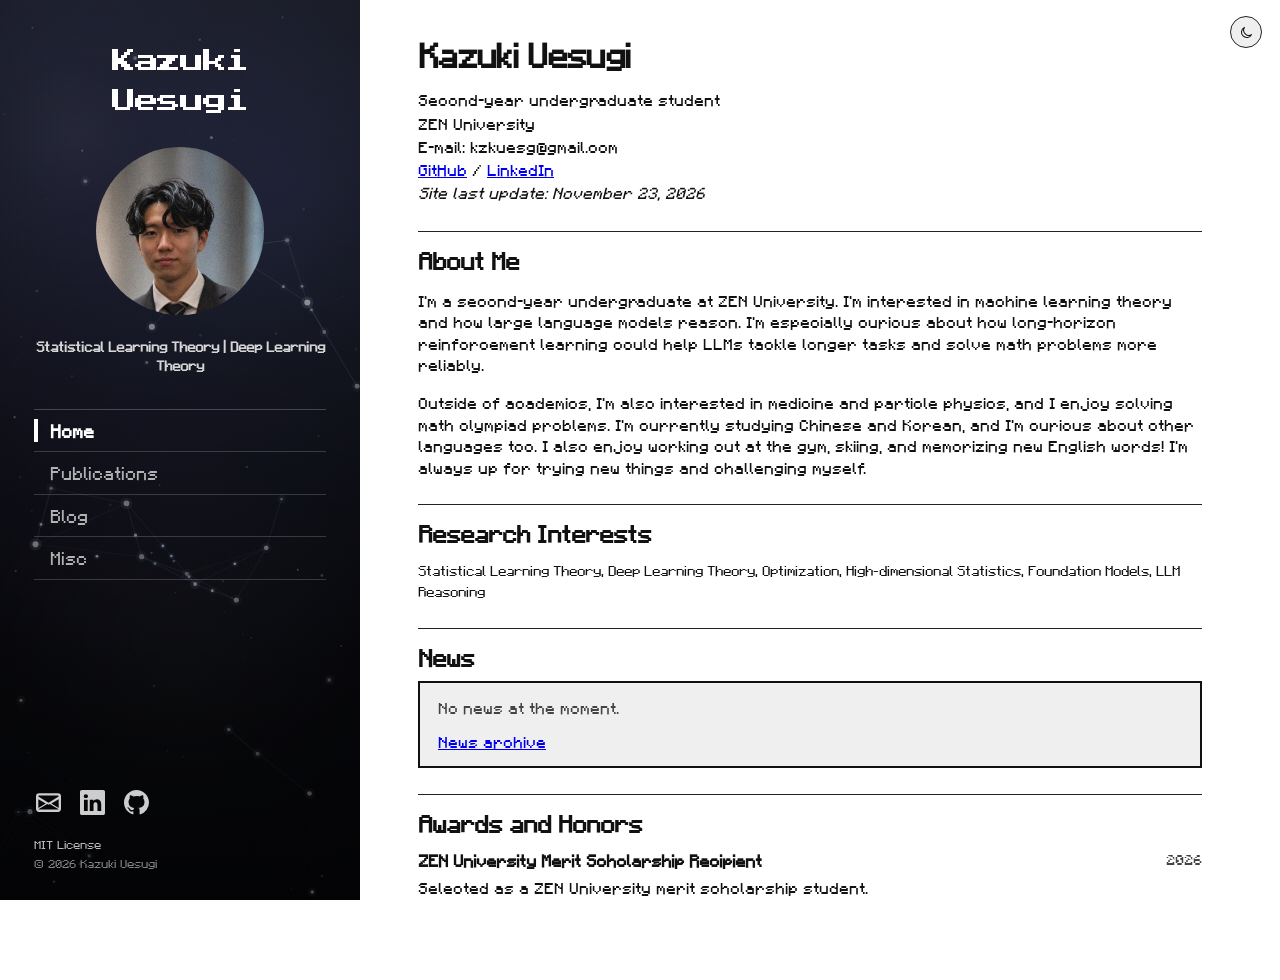
<file: index.html>
<!doctype html>
<html lang="en">
<head>
  <meta charset="utf-8" />
  <meta name="google-site-verification" content="gXvbPIsmVNWGY3dn-rYBaOBfh4xmMwCSXX2lSpQESMM" />
  <meta name="viewport" content="width=device-width, initial-scale=1" />
  <meta name="robots" content="index, follow, max-image-preview:large" />

  <title>Kazuki Uesugi</title>
  <meta name="description" content="Personal academic website of Kazuki Uesugi, a second-year undergraduate student at ZEN University interested in statistical learning theory, deep learning theory, high-dimensional statistics, Lean 4 formalization, LLM reasoning, and AI research." />
  <link rel="canonical" href="https://mitukx.github.io/" />

  <meta property="og:title" content="Kazuki Uesugi" />
  <meta property="og:site_name" content="Kazuki Uesugi" />
  <meta property="og:description" content="Personal academic website of Kazuki Uesugi. Statistical learning theory, deep learning theory, high-dimensional statistics, Lean 4 formalization, and AI research." />
  <meta property="og:type" content="website" />
  <meta property="og:url" content="https://mitukx.github.io/" />
  <meta property="og:image" content="https://mitukx.github.io/assets/og-image.png" />
  <meta property="og:image:secure_url" content="https://mitukx.github.io/assets/og-image.png" />
  <meta property="og:image:type" content="image/png" />
  <meta property="og:image:width" content="1200" />
  <meta property="og:image:height" content="630" />
  <meta property="og:image:alt" content="Kazuki Uesugi with Enderman favicon" />

  <meta name="twitter:card" content="summary_large_image" />
  <meta name="twitter:title" content="Kazuki Uesugi" />
  <meta name="twitter:description" content="Personal academic website about statistical learning theory, deep learning theory, Lean 4 formalization, and AI research." />
  <meta name="twitter:image" content="https://mitukx.github.io/assets/og-image.png" />
  <meta name="twitter:image:alt" content="Kazuki Uesugi with Enderman favicon" />

  <link rel="icon" href="/favicon.png" type="image/png" sizes="800x800" />
  <link rel="icon" href="/favicon.ico" sizes="any" />
  <link rel="apple-touch-icon" href="/favicon.png" />

  <script type="application/ld+json">
  {
    "@context": "https://schema.org",
    "@graph": [
      {
        "@type": "WebSite",
        "@id": "https://mitukx.github.io/#website",
        "name": "Kazuki Uesugi",
        "url": "https://mitukx.github.io/",
        "image": {
          "@type": "ImageObject",
          "url": "https://mitukx.github.io/assets/og-image.png",
          "width": 1200,
          "height": 630,
          "caption": "Kazuki Uesugi with Enderman favicon"
        },
        "publisher": {
          "@id": "https://mitukx.github.io/#person"
        }
      },
      {
        "@type": "Person",
        "@id": "https://mitukx.github.io/#person",
        "name": "Kazuki Uesugi",
        "url": "https://mitukx.github.io/",
        "image": "https://mitukx.github.io/assets/profile.jpg",
        "jobTitle": "Second-year undergraduate student",
        "affiliation": {
          "@type": "CollegeOrUniversity",
          "name": "ZEN University"
        },
        "sameAs": [
          "https://github.com/mitukx",
          "https://www.linkedin.com/in/kazuki-uesugi/"
        ]
      }
    ]
  }
  </script>

  <link rel="preload" href="assets/fonts/mojangles.ttf" as="font" type="font/ttf" crossorigin />
  <link rel="preload" href="assets/fonts/press-start-2p.ttf" as="font" type="font/ttf" crossorigin />
  <script src="assets/theme.js"></script>
  <link rel="stylesheet" href="assets/styles.css" />

  <style>
    .cv-note .news-box {
      margin-bottom: 0;
    }
    .cv-box p {
      margin: 0 0 10px;
      line-height: 1.55;
    }
    .cv-box p:last-child {
      margin-bottom: 0;
    }
    .cv-entry {
      margin: 0 0 18px;
    }
    .cv-entry:last-child {
      margin-bottom: 0;
    }
    .cv-entry-head {
      display: flex;
      flex-wrap: wrap;
      justify-content: space-between;
      gap: 8px 18px;
      margin-bottom: 4px;
    }
    .cv-entry-head strong {
      font-size: 17px;
      line-height: 1.3;
    }
    .cv-entry-head span,
    .cv-box span {
      color: #444444;
      font-size: 15px;
      line-height: 1.35;
    }
    .cv-box ul {
      margin: 6px 0 0 20px;
      padding: 0;
    }
    .cv-box li {
      margin-bottom: 5px;
      line-height: 1.45;
    }
    .interest-grid {
      display: block;
      margin-top: 12px;
    }
    .interest-chip {
      display: inline;
      padding: 0;
      font-size: 14px;
      line-height: 1.2;
    }
    .interest-chip:not(:last-child)::after {
      content: ", ";
    }
    .awards-list {
      margin-top: 12px;
    }
    .cv-publication-list {
      margin: 14px 0 0 22px;
      padding: 0;
    }
    .cv-publication-list li {
      margin-bottom: 13px;
      line-height: 1.5;
      font-size: 15px;
    }
    .pub-venue {
      display: inline-block;
      margin-left: 6px;
      color: #444444;
      font-style: italic;
    }
    .presentation-meta {
      color: #444444;
      font-style: italic;
    }
  </style>
</head>

<body>
  <div class="page-shell">
    <aside class="sidebar" aria-label="Profile sidebar">
      <canvas id="networkCanvas" class="network-canvas" aria-hidden="true"></canvas>

      <div class="sidebar-inner">
        <a class="site-title" href="index.html">
          Kazuki<br />
          Uesugi
        </a>

        <div class="portrait">
          <img src="assets/profile.jpg" alt="Kazuki Uesugi" />
        </div>

        <p class="tagline">Statistical Learning Theory | Deep Learning Theory</p>

        <nav class="nav" aria-label="Primary navigation">
          <a class="active" href="index.html">Home</a>
          <a href="publications.html">Publications</a>
          <a href="blog.html">Blog</a>
          <a href="misc.html">Misc</a>
        </nav>

        <div class="icon-links" aria-label="External links">
          <a href="mailto:kzkuesg@gmail.com" aria-label="Email">
            <svg viewBox="0 0 16 16" aria-hidden="true">
              <path d="M0 4a2 2 0 0 1 2-2h12a2 2 0 0 1 2 2v8a2 2 0 0 1-2 2H2a2 2 0 0 1-2-2V4Zm2-.5a.5.5 0 0 0-.5.5v.217l6.5 3.9 6.5-3.9V4a.5.5 0 0 0-.5-.5H2Zm12.5 2.383-4.708 2.825L14.5 11.5V5.883Zm-.034 6.481-5.692-3.371-.774.464-.774-.464-5.692 3.371A.5.5 0 0 0 2 12.5h12a.5.5 0 0 0 .466-.136ZM1.5 11.5l4.708-2.792L1.5 5.883V11.5Z"/>
            </svg>
          </a>

          <a href="https://www.linkedin.com/in/kazuki-uesugi/" target="_blank" rel="noreferrer" aria-label="LinkedIn">
            <svg viewBox="0 0 16 16" aria-hidden="true">
              <path d="M0 1.146C0 .513.526 0 1.175 0h13.65C15.474 0 16 .513 16 1.146v13.708C16 15.487 15.474 16 14.825 16H1.175C.526 16 0 15.487 0 14.854V1.146Zm4.943 12.248V6.169H2.542v7.225h2.401Zm-1.2-8.212c.837 0 1.358-.554 1.358-1.248-.015-.709-.521-1.248-1.342-1.248-.822 0-1.358.54-1.358 1.248 0 .694.521 1.248 1.327 1.248h.015Zm4.908 8.212V9.359c0-.216.016-.432.08-.586.173-.431.568-.878 1.232-.878.869 0 1.216.662 1.216 1.634v3.865h2.401V9.25c0-2.22-1.184-3.252-2.764-3.252-1.274 0-1.845.7-2.165 1.193v.025h-.016a5.54 5.54 0 0 1 .016-.025V6.169h-2.4c.03.678 0 7.225 0 7.225h2.4Z"/>
            </svg>
          </a>


          <a href="https://github.com/mitukx" target="_blank" rel="noreferrer" aria-label="GitHub">
            <svg viewBox="0 0 16 16" aria-hidden="true">
              <path d="M8 0C3.58 0 0 3.58 0 8c0 3.54 2.29 6.53 5.47 7.59.4.07.55-.17.55-.38 0-.19-.01-.82-.01-1.49-2.01.37-2.53-.49-2.69-.94-.09-.23-.48-.94-.82-1.13-.28-.15-.68-.52-.01-.53.63-.01 1.08.58 1.23.82.72 1.21 1.87.87 2.33.66.07-.52.28-.87.51-1.07-1.78-.2-3.64-.89-3.64-3.95 0-.87.31-1.59.82-2.15-.08-.2-.36-1.02.08-2.12 0 0 .67-.22 2.2.82A7.65 7.65 0 0 1 8 3.86c.68 0 1.36.09 2 .27 1.53-1.04 2.2-.82 2.2-.82.44 1.1.16 1.92.08 2.12.51.56.82 1.27.82 2.15 0 3.07-1.87 3.75-3.65 3.95.29.25.54.73.54 1.48 0 1.07-.01 1.93-.01 2.2 0 .21.15.46.55.38A8.013 8.013 0 0 0 16 8c0-4.42-3.58-8-8-8Z"/>
            </svg>
          </a>
        </div>

        <footer class="site-footer">
          <a href="https://github.com/mitukx/mitukx.github.io/blob/main/LICENSE" target="_blank" rel="noreferrer">MIT License</a>
          <span>© 2026 Kazuki Uesugi</span>
        </footer>
      </div>
    </aside>

    <main class="content amini-right">
      <header class="top-profile">
        <h1>Kazuki Uesugi</h1>

        <div class="profile-info">
          <p>Second-year undergraduate student</p>
          <p>ZEN University</p>
          <p>E-mail: kzkuesg@gmail.com</p>
          <p>
            <a href="https://github.com/mitukx" target="_blank" rel="noreferrer">GitHub</a>
            <span> / </span>
            <a href="https://www.linkedin.com/in/kazuki-uesugi/" target="_blank" rel="noreferrer">LinkedIn</a>
          </p>
          <p><em>Site last update: November 23, 2026</em></p>
        </div>
      </header>
      <template id="reserved-profile-links">
        <p>
          <a href="cv.pdf">CV</a> <span> / </span> <a href="https://scholar.google.com/" target="_blank" rel="noreferrer">Google Scholar</a> <span> / </span>
        </p>
        <a href="https://scholar.google.com/" target="_blank" rel="noreferrer" aria-label="Google Scholar">
            <svg viewBox="0 0 16 16" aria-hidden="true">
              <path d="M8 1 0 5l8 4 8-4-8-4Zm0 5.764L3.236 4.382 8 2l4.764 2.382L8 6.764Z"/>
              <path d="M2 7.5v3.2c0 .8 2.7 2.3 6 2.3s6-1.5 6-2.3V7.5l-6 3-6-3Z"/>
            </svg>
          </a>
      </template>


      <hr />

      <section class="cv-section">
        <h2>About Me</h2>
        <p>I'm a second-year undergraduate at ZEN University. I'm interested in machine learning theory and how large language models reason. I'm especially curious about how long-horizon reinforcement learning could help LLMs tackle longer tasks and solve math problems more reliably.</p>
        <p>Outside of academics, I'm also interested in medicine and particle physics, and I enjoy solving math olympiad problems. I'm currently studying Chinese and Korean, and I'm curious about other languages too. I also enjoy working out at the gym, skiing, and memorizing new English words! I'm always up for trying new things and challenging myself.</p>
      </section>

      <hr />

      <section class="cv-section">
        <h2>Research Interests</h2>
        <div class="interest-grid" aria-label="Research interests">
          <span class="interest-chip">Statistical Learning Theory</span>
          <span class="interest-chip">Deep Learning Theory</span>
          <span class="interest-chip">Optimization</span>
          <span class="interest-chip">High-dimensional Statistics</span>
          <span class="interest-chip">Foundation Models</span>
          <span class="interest-chip">LLM Reasoning</span>
        </div>
      </section>

      <hr />

      <section class="cv-section">
        <h2>News</h2>
        <div class="news-box cv-box" aria-label="News updates">
          <p class="news-empty-text">No news at the moment.</p>
          <p><a href="news-archive.html">News archive</a></p>
        </div>
      </section>

      <hr />

      <section class="cv-section">
        <h2>Awards and Honors</h2>
        <div class="cv-box awards-list" aria-label="Awards and honors">
          <div class="cv-entry">
            <div class="cv-entry-head">
              <strong>ZEN University Merit Scholarship Recipient</strong>
              <span>2026</span>
            </div>
            <p>Selected as a ZEN University merit scholarship student.</p>
            <p class="award-ja"></p>
          </div>
        </div>
      </section>

    </main>
  </div>

  <script src="assets/network.js"></script>
  <script src="assets/spa-nav.js"></script>
</body>
</html>
</file>
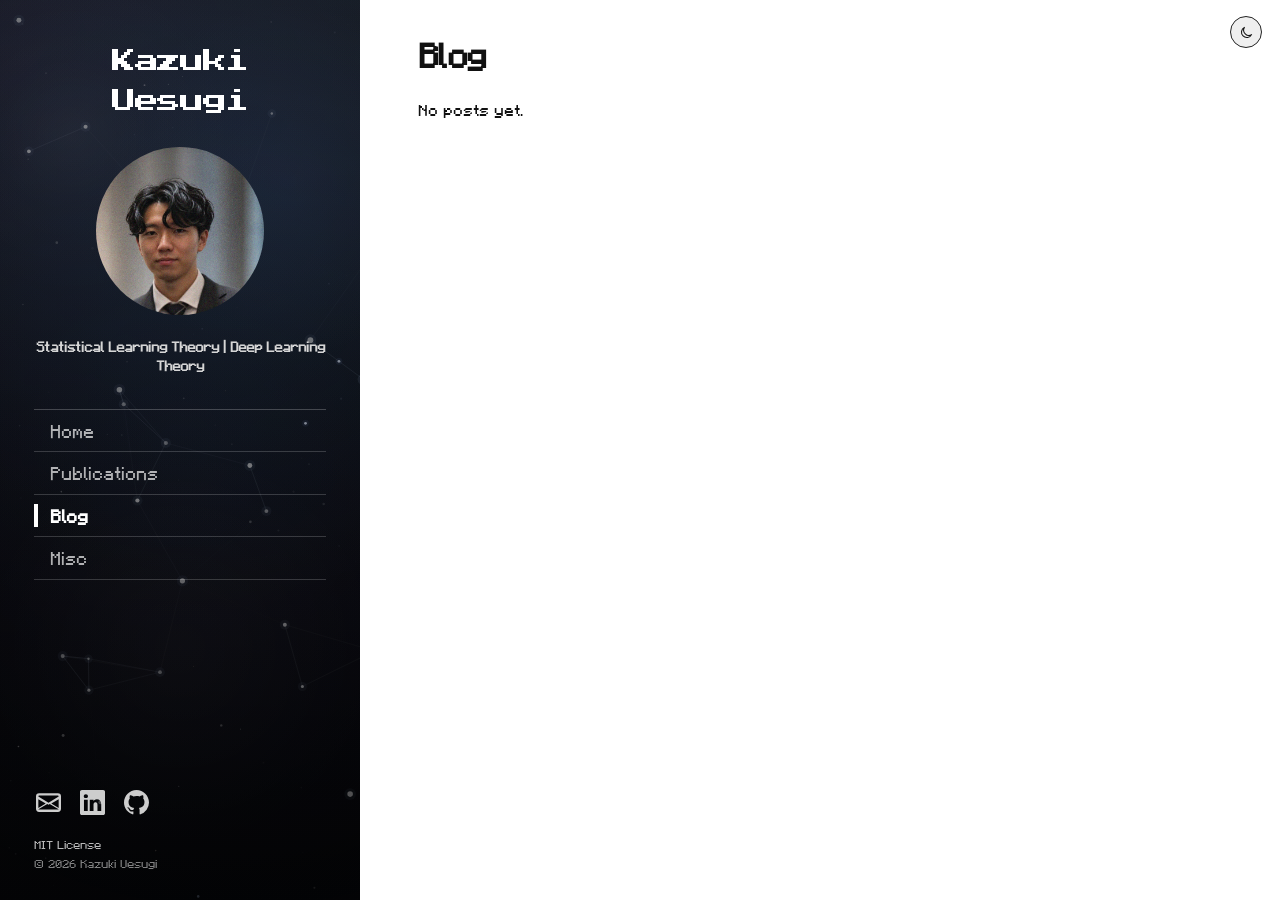
<file: blog.html>
<!doctype html>
<html lang="en">
<head>
  <meta charset="utf-8" />
  <meta name="viewport" content="width=device-width, initial-scale=1" />
  <meta name="robots" content="index, follow, max-image-preview:large" />
  <title>Blog · Kazuki Uesugi</title>
  <meta name="description" content="Blog posts by Kazuki Uesugi." />
  <link rel="canonical" href="https://mitukx.github.io/blog.html" />
  <meta property="og:title" content="Blog · Kazuki Uesugi" />
  <meta property="og:site_name" content="Kazuki Uesugi" />
  <meta property="og:description" content="Blog posts by Kazuki Uesugi." />
  <meta property="og:type" content="website" />
  <meta property="og:url" content="https://mitukx.github.io/blog.html" />
  <meta property="og:image" content="https://mitukx.github.io/assets/og-image.png" />
  <meta property="og:image:secure_url" content="https://mitukx.github.io/assets/og-image.png" />
  <meta property="og:image:type" content="image/png" />
  <meta property="og:image:width" content="1200" />
  <meta property="og:image:height" content="630" />
  <meta property="og:image:alt" content="Kazuki Uesugi with Enderman favicon" />
  <meta name="twitter:card" content="summary_large_image" />
  <meta name="twitter:title" content="Blog · Kazuki Uesugi" />
  <meta name="twitter:description" content="Blog posts by Kazuki Uesugi." />
  <meta name="twitter:image" content="https://mitukx.github.io/assets/og-image.png" />
  <meta name="twitter:image:alt" content="Kazuki Uesugi with Enderman favicon" />
  <link rel="icon" href="/favicon.png" type="image/png" sizes="800x800" />
  <link rel="icon" href="/favicon.ico" sizes="any" />
  <link rel="apple-touch-icon" href="/favicon.png" />
  <link rel="preload" href="assets/fonts/mojangles.ttf" as="font" type="font/ttf" crossorigin />
  <link rel="preload" href="assets/fonts/press-start-2p.ttf" as="font" type="font/ttf" crossorigin />
  <script src="assets/theme.js"></script>
  <link rel="stylesheet" href="assets/styles.css" />
</head>

<body>
  <div class="page-shell">
    <aside class="sidebar" aria-label="Profile sidebar">
      <canvas id="networkCanvas" class="network-canvas" aria-hidden="true"></canvas>

      <div class="sidebar-inner">
        <a class="site-title" href="index.html">Kazuki<br />Uesugi</a>

        <div class="portrait">
          <img src="assets/profile.jpg" alt="Kazuki Uesugi" />
        </div>

        <p class="tagline">Statistical Learning Theory | Deep Learning Theory</p>

        <nav class="nav" aria-label="Primary navigation">
  <a href="index.html">Home</a>
  <a href="publications.html">Publications</a>
  <a class="active" href="blog.html">Blog</a>
  <a href="misc.html">Misc</a>
</nav>

        <div class="icon-links" aria-label="External links">
          <a href="mailto:kzkuesg@gmail.com" aria-label="Email">
            <svg viewBox="0 0 16 16" aria-hidden="true"><path d="M0 4a2 2 0 0 1 2-2h12a2 2 0 0 1 2 2v8a2 2 0 0 1-2 2H2a2 2 0 0 1-2-2V4Zm2-.5a.5.5 0 0 0-.5.5v.217l6.5 3.9 6.5-3.9V4a.5.5 0 0 0-.5-.5H2Zm12.5 2.383-4.708 2.825L14.5 11.5V5.883Zm-.034 6.481-5.692-3.371-.774.464-.774-.464-5.692 3.371A.5.5 0 0 0 2 12.5h12a.5.5 0 0 0 .466-.136ZM1.5 11.5l4.708-2.792L1.5 5.883V11.5Z"/></svg>
          </a>
          <a href="https://www.linkedin.com/in/kazuki-uesugi/" target="_blank" rel="noreferrer" aria-label="LinkedIn">
            <svg viewBox="0 0 16 16" aria-hidden="true"><path d="M0 1.146C0 .513.526 0 1.175 0h13.65C15.474 0 16 .513 16 1.146v13.708C16 15.487 15.474 16 14.825 16H1.175C.526 16 0 15.487 0 14.854V1.146Zm4.943 12.248V6.169H2.542v7.225h2.401Zm-1.2-8.212c.837 0 1.358-.554 1.358-1.248-.015-.709-.521-1.248-1.342-1.248-.822 0-1.358.54-1.358 1.248 0 .694.521 1.248 1.327 1.248h.015Zm4.908 8.212V9.359c0-.216.016-.432.08-.586.173-.431.568-.878 1.232-.878.869 0 1.216.662 1.216 1.634v3.865h2.401V9.25c0-2.22-1.184-3.252-2.764-3.252-1.274 0-1.845.7-2.165 1.193v.025h-.016a5.54 5.54 0 0 1 .016-.025V6.169h-2.4c.03.678 0 7.225 0 7.225h2.4Z"/></svg>
          </a>
          <a href="https://github.com/mitukx" target="_blank" rel="noreferrer" aria-label="GitHub">
            <svg viewBox="0 0 16 16" aria-hidden="true"><path d="M8 0C3.58 0 0 3.58 0 8c0 3.54 2.29 6.53 5.47 7.59.4.07.55-.17.55-.38 0-.19-.01-.82-.01-1.49-2.01.37-2.53-.49-2.69-.94-.09-.23-.48-.94-.82-1.13-.28-.15-.68-.52-.01-.53.63-.01 1.08.58 1.23.82.72 1.21 1.87.87 2.33.66.07-.52.28-.87.51-1.07-1.78-.2-3.64-.89-3.64-3.95 0-.87.31-1.59.82-2.15-.08-.2-.36-1.02.08-2.12 0 0 .67-.22 2.2.82A7.65 7.65 0 0 1 8 3.86c.68 0 1.36.09 2 .27 1.53-1.04 2.2-.82 2.2-.82.44 1.1.16 1.92.08 2.12.51.56.82 1.27.82 2.15 0 3.07-1.87 3.75-3.65 3.95.29.25.54.73.54 1.48 0 1.07-.01 1.93-.01 2.2 0 .21.15.46.55.38A8.013 8.013 0 0 0 16 8c0-4.42-3.58-8-8-8Z"/></svg>
          </a>
        </div>

        <footer class="site-footer">
          <a href="https://github.com/mitukx/mitukx.github.io/blob/main/LICENSE" target="_blank" rel="noreferrer">MIT License</a>
          <span>© 2026 Kazuki Uesugi</span>
        </footer>
      </div>
    </aside>

    <main class="content amini-right">
      <header class="top-profile">
        <h1>Blog</h1>
      </header>
      <p>No posts yet.</p>
    </main>
  </div>

  <script src="assets/network.js"></script>
  <script src="assets/spa-nav.js"></script>
</body>
</html>
</file>
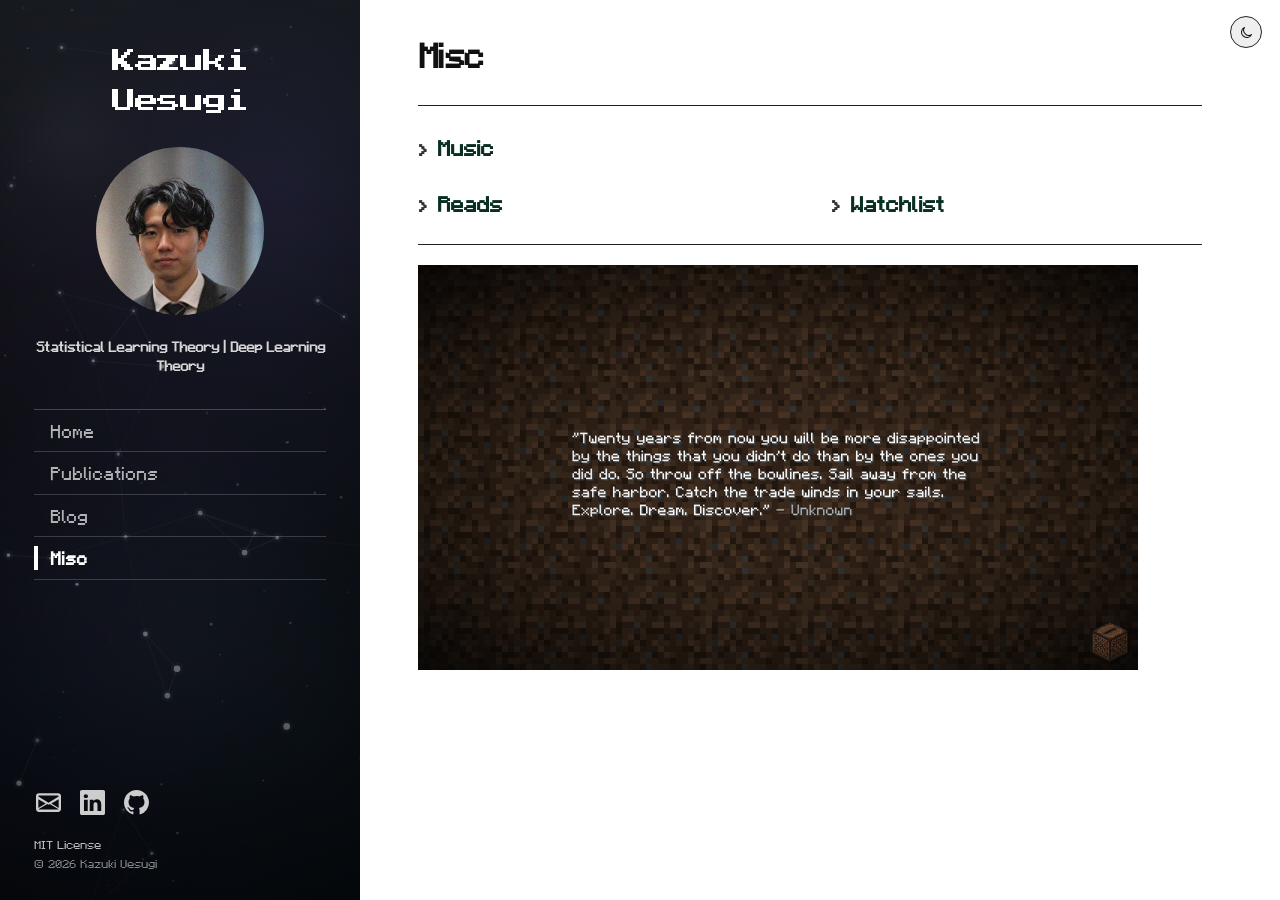
<file: misc.html>
<!doctype html>
<html lang="en">
<head>
  <meta charset="utf-8" />
  <meta name="viewport" content="width=device-width, initial-scale=1" />
  <meta name="referrer" content="strict-origin-when-cross-origin" />
  <meta name="robots" content="index, follow, max-image-preview:large" />
  <title>Misc · Kazuki Uesugi</title>
  <meta name="description" content="Miscellaneous notes and interests of Kazuki Uesugi." />
  <link rel="canonical" href="https://mitukx.github.io/misc.html" />
  <meta property="og:title" content="Misc · Kazuki Uesugi" />
  <meta property="og:site_name" content="Kazuki Uesugi" />
  <meta property="og:description" content="Miscellaneous notes and interests of Kazuki Uesugi." />
  <meta property="og:type" content="website" />
  <meta property="og:url" content="https://mitukx.github.io/misc.html" />
  <meta property="og:image" content="https://mitukx.github.io/assets/og-image.png" />
  <meta property="og:image:secure_url" content="https://mitukx.github.io/assets/og-image.png" />
  <meta property="og:image:type" content="image/png" />
  <meta property="og:image:width" content="1200" />
  <meta property="og:image:height" content="630" />
  <meta property="og:image:alt" content="Kazuki Uesugi with Enderman favicon" />
  <meta name="twitter:card" content="summary_large_image" />
  <meta name="twitter:title" content="Misc · Kazuki Uesugi" />
  <meta name="twitter:description" content="Miscellaneous notes and interests of Kazuki Uesugi." />
  <meta name="twitter:image" content="https://mitukx.github.io/assets/og-image.png" />
  <meta name="twitter:image:alt" content="Kazuki Uesugi with Enderman favicon" />
  <link rel="icon" href="/favicon.png" type="image/png" sizes="800x800" />
  <link rel="icon" href="/favicon.ico" sizes="any" />
  <link rel="apple-touch-icon" href="/favicon.png" />
  <link rel="preload" href="assets/fonts/mojangles.ttf" as="font" type="font/ttf" crossorigin />
  <link rel="preload" href="assets/fonts/press-start-2p.ttf" as="font" type="font/ttf" crossorigin />
  <script src="assets/theme.js"></script>
  <link rel="stylesheet" href="assets/styles.css" />
</head>

<body>
  <div class="page-shell">
    <aside class="sidebar" aria-label="Profile sidebar">
      <canvas id="networkCanvas" class="network-canvas" aria-hidden="true"></canvas>

      <div class="sidebar-inner">
        <a class="site-title" href="index.html">Kazuki<br />Uesugi</a>

        <div class="portrait">
          <img src="assets/profile.jpg" alt="Kazuki Uesugi" />
        </div>

        <p class="tagline">Statistical Learning Theory | Deep Learning Theory</p>

        <nav class="nav" aria-label="Primary navigation">
  <a href="index.html">Home</a>
  <a href="publications.html">Publications</a>
  <a href="blog.html">Blog</a>
  <a class="active" href="misc.html">Misc</a>
</nav>

        <div class="icon-links" aria-label="External links">
          <a href="mailto:kzkuesg@gmail.com" aria-label="Email">
            <svg viewBox="0 0 16 16" aria-hidden="true"><path d="M0 4a2 2 0 0 1 2-2h12a2 2 0 0 1 2 2v8a2 2 0 0 1-2 2H2a2 2 0 0 1-2-2V4Zm2-.5a.5.5 0 0 0-.5.5v.217l6.5 3.9 6.5-3.9V4a.5.5 0 0 0-.5-.5H2Zm12.5 2.383-4.708 2.825L14.5 11.5V5.883Zm-.034 6.481-5.692-3.371-.774.464-.774-.464-5.692 3.371A.5.5 0 0 0 2 12.5h12a.5.5 0 0 0 .466-.136ZM1.5 11.5l4.708-2.792L1.5 5.883V11.5Z"/></svg>
          </a>

          <a href="https://www.linkedin.com/in/kazuki-uesugi/" target="_blank" rel="noreferrer" aria-label="LinkedIn">
            <svg viewBox="0 0 16 16" aria-hidden="true"><path d="M0 1.146C0 .513.526 0 1.175 0h13.65C15.474 0 16 .513 16 1.146v13.708C16 15.487 15.474 16 14.825 16H1.175C.526 16 0 15.487 0 14.854V1.146Zm4.943 12.248V6.169H2.542v7.225h2.401Zm-1.2-8.212c.837 0 1.358-.554 1.358-1.248-.015-.709-.521-1.248-1.342-1.248-.822 0-1.358.54-1.358 1.248 0 .694.521 1.248 1.327 1.248h.015Zm4.908 8.212V9.359c0-.216.016-.432.08-.586.173-.431.568-.878 1.232-.878.869 0 1.216.662 1.216 1.634v3.865h2.401V9.25c0-2.22-1.184-3.252-2.764-3.252-1.274 0-1.845.7-2.165 1.193v.025h-.016a5.54 5.54 0 0 1 .016-.025V6.169h-2.4c.03.678 0 7.225 0 7.225h2.4Z"/></svg>
          </a>


          <a href="https://github.com/mitukx" target="_blank" rel="noreferrer" aria-label="GitHub">
            <svg viewBox="0 0 16 16" aria-hidden="true"><path d="M8 0C3.58 0 0 3.58 0 8c0 3.54 2.29 6.53 5.47 7.59.4.07.55-.17.55-.38 0-.19-.01-.82-.01-1.49-2.01.37-2.53-.49-2.69-.94-.09-.23-.48-.94-.82-1.13-.28-.15-.68-.52-.01-.53.63-.01 1.08.58 1.23.82.72 1.21 1.87.87 2.33.66.07-.52.28-.87.51-1.07-1.78-.2-3.64-.89-3.64-3.95 0-.87.31-1.59.82-2.15-.08-.2-.36-1.02.08-2.12 0 0 .67-.22 2.2.82A7.65 7.65 0 0 1 8 3.86c.68 0 1.36.09 2 .27 1.53-1.04 2.2-.82 2.2-.82.44 1.1.16 1.92.08 2.12.51.56.82 1.27.82 2.15 0 3.07-1.87 3.75-3.65 3.95.29.25.54.73.54 1.48 0 1.07-.01 1.93-.01 2.2 0 .21.15.46.55.38A8.013 8.013 0 0 0 16 8c0-4.42-3.58-8-8-8Z"/></svg>
          </a>
        </div>

        <footer class="site-footer">
          <a href="https://github.com/mitukx/mitukx.github.io/blob/main/LICENSE" target="_blank" rel="noreferrer">MIT License</a>
          <span>© 2026 Kazuki Uesugi</span>
        </footer>
      </div>
    </aside>

    <main class="content amini-right">
      <header class="top-profile">
        <h1>Misc</h1>
      </header>

      <section class="extra-section" aria-label="Personal interests">
        <div class="extra-grid extra-grid-photo">
          <details class="extra-card extra-card-music">
            <summary>Music</summary>
            <div id="music-list" class="music-list">
              <div class="music-placeholder">Loading music...</div>
            </div>
          </details>

          <details class="extra-card">
            <summary>Reads</summary>
            <ul class="extra-list extra-reading-list">
              <li>The Art of Doing Science and Engineering</li>
              <li>21st Century Monetary Policy</li>
              <li>The Double Helix</li>
              <li>Superintelligence</li>
              <li>Nexus</li>
              <li>Sapiens</li>
              <li>Homo Deus</li>
              <li>21 Lessons</li>
              <li>Why Nations Fail</li>
              <li>The Narrow Corridor</li>
              <li>The Battle Against Zero Interest Rates</li>
              <li>Techno-Libertarians</li>
              <li>Antifragile: Things That Gain from Disorder</li>
            </ul>
          </details>


          <details class="extra-card">
            <summary>Watchlist</summary>
            <ul class="extra-list extra-watchlist">
              <li>Interstellar</li>
              <li>TENET</li>
              <li>Inception</li>
              <li>Dunkirk</li>
              <li>Oppenheimer</li>
              <li>Memento</li>
              <li>1917</li>
              <li>American Sniper</li>
              <li>Harry Potter Series</li>
              <li>Dune Series</li>
              <li>The Lord of the Rings</li>
              <li>Top Gun</li>
              <li>2001: A Space Odyssey</li>
            </ul>
          </details>

        </div>
      </section>

      <hr />

      <section class="cv-section misc-quote-section" aria-label="Quote">
        <figure class="misc-quote">
          <img src="assets/extra/explore-dream-discover.png" alt="Quote: Twenty years from now you will be more disappointed by the things that you didn't do than by the ones you did do. So throw off the bowlines. Sail away from the safe harbor. Catch the trade winds in your sails. Explore. Dream. Discover. — Unknown" />
          <button class="minecraft-jukebox" type="button" aria-label="Play C418 — Aria Math" aria-pressed="false">
            <img class="minecraft-cube" src="assets/extra/minecraft-jukebox.png" alt="" aria-hidden="true" />
          </button>
          <span class="visually-hidden" aria-live="polite" data-minecraft-message></span>
        </figure>
        <div class="minecraft-player" data-jukebox-player role="group" aria-label="Aria Math playback controls" hidden>
          <input class="jukebox-seek" data-jukebox-seek type="range" min="0" max="1000" step="1" value="0" aria-label="Seek Aria Math" disabled />
          <div class="jukebox-toolbar">
            <button type="button" data-jukebox-toggle aria-label="Pause Aria Math" disabled>
              <svg class="jukebox-play-icon" viewBox="0 0 24 24" aria-hidden="true"><path d="m8 5 12 7-12 7z" /></svg>
              <svg class="jukebox-pause-icon" viewBox="0 0 24 24" aria-hidden="true"><path d="M6 5h4v14H6zM14 5h4v14h-4z" /></svg>
            </button>
            <span class="jukebox-time" data-jukebox-time>0:00 / --:--</span>
            <button type="button" class="jukebox-mute" data-jukebox-mute aria-label="Mute audio" disabled>
              <svg viewBox="0 0 24 24" aria-hidden="true"><path d="M3 9h4l5-4v14l-5-4H3z" /><path class="jukebox-sound-waves" d="M16 8a6 6 0 0 1 0 8M19 5a10 10 0 0 1 0 14" fill="none" stroke="currentColor" stroke-width="2" /><path class="jukebox-muted-mark" d="m16 9 5 6m0-6-5 6" fill="none" stroke="currentColor" stroke-width="2" /></svg>
            </button>
            <input class="jukebox-volume" data-jukebox-volume type="range" min="0" max="100" value="70" aria-label="Audio volume" disabled />
            <a class="jukebox-credit" href="https://www.youtube.com/watch?v=1gqEIJoxSHA" target="_blank" rel="noreferrer" aria-label="Aria Math by C418 on YouTube">Aria Math · C418</a>
            <button type="button" data-jukebox-stop aria-label="Stop Aria Math"><svg viewBox="0 0 24 24" aria-hidden="true"><path d="m6 6 12 12M18 6 6 18" fill="none" stroke="currentColor" stroke-width="2" /></svg></button>
          </div>
          <div class="jukebox-video" data-jukebox-embed aria-hidden="true"></div>
        </div>
      </section>
    </main>
  </div>

  <script src="assets/network.js"></script>
  <script src="assets/spa-nav.js"></script>
  <script src="assets/music.js"></script>
  <script src="assets/gallery.js"></script>
  <script src="assets/minecraft-easter-egg.js"></script>
</body>
</html>
</file>
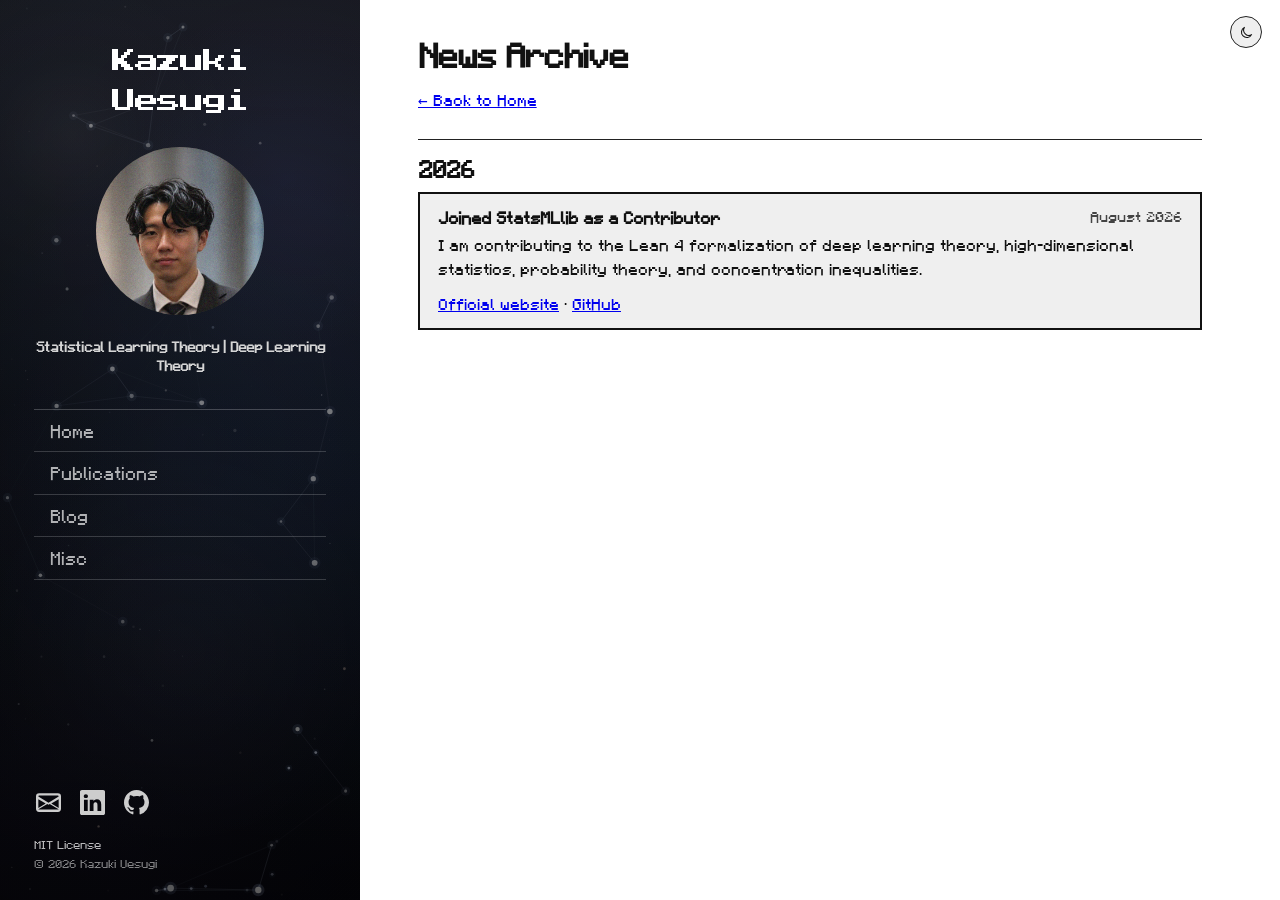
<file: news-archive.html>
<!doctype html>
<html lang="en">
<head>
  <meta charset="utf-8" />
  <meta name="viewport" content="width=device-width, initial-scale=1" />
  <meta name="robots" content="index, follow, max-image-preview:large" />
  <title>News Archive · Kazuki Uesugi</title>
  <meta name="description" content="Past news and updates from Kazuki Uesugi." />
  <link rel="canonical" href="https://mitukx.github.io/news-archive.html" />
  <meta property="og:title" content="News Archive · Kazuki Uesugi" />
  <meta property="og:site_name" content="Kazuki Uesugi" />
  <meta property="og:description" content="Past news and updates from Kazuki Uesugi." />
  <meta property="og:type" content="website" />
  <meta property="og:url" content="https://mitukx.github.io/news-archive.html" />
  <meta property="og:image" content="https://mitukx.github.io/assets/og-image.png" />
  <meta property="og:image:secure_url" content="https://mitukx.github.io/assets/og-image.png" />
  <meta property="og:image:type" content="image/png" />
  <meta property="og:image:width" content="1200" />
  <meta property="og:image:height" content="630" />
  <meta property="og:image:alt" content="Kazuki Uesugi with Enderman favicon" />
  <meta name="twitter:card" content="summary_large_image" />
  <meta name="twitter:title" content="News Archive · Kazuki Uesugi" />
  <meta name="twitter:description" content="Past news and updates from Kazuki Uesugi." />
  <meta name="twitter:image" content="https://mitukx.github.io/assets/og-image.png" />
  <meta name="twitter:image:alt" content="Kazuki Uesugi with Enderman favicon" />
  <link rel="icon" href="/favicon.png" type="image/png" sizes="800x800" />
  <link rel="icon" href="/favicon.ico" sizes="any" />
  <link rel="apple-touch-icon" href="/favicon.png" />
  <link rel="preload" href="assets/fonts/mojangles.ttf" as="font" type="font/ttf" crossorigin />
  <link rel="preload" href="assets/fonts/press-start-2p.ttf" as="font" type="font/ttf" crossorigin />
  <script src="assets/theme.js"></script>
  <link rel="stylesheet" href="assets/styles.css" />

  <style>
    .cv-box p {
      margin: 0 0 10px;
      line-height: 1.55;
    }
    .cv-box p:last-child {
      margin-bottom: 0;
    }
    .cv-entry {
      margin: 0 0 18px;
    }
    .cv-entry:last-child {
      margin-bottom: 0;
    }
    .cv-entry-head {
      display: flex;
      flex-wrap: wrap;
      justify-content: space-between;
      gap: 8px 18px;
      margin-bottom: 4px;
    }
    .cv-entry-head strong {
      font-size: 17px;
      line-height: 1.3;
    }
    .cv-entry-head span,
    .cv-box span {
      color: #444444;
      font-size: 15px;
      line-height: 1.35;
    }
    .cv-box ul {
      margin: 6px 0 0 20px;
      padding: 0;
    }
    .cv-box li {
      margin-bottom: 5px;
      line-height: 1.45;
    }
  </style>
</head>

<body>
  <div class="page-shell">
    <aside class="sidebar" aria-label="Profile sidebar">
      <canvas id="networkCanvas" class="network-canvas" aria-hidden="true"></canvas>

      <div class="sidebar-inner">
        <a class="site-title" href="index.html">Kazuki<br />Uesugi</a>

        <div class="portrait">
          <img src="assets/profile.jpg" alt="Kazuki Uesugi" />
        </div>

        <p class="tagline">Statistical Learning Theory | Deep Learning Theory</p>

        <nav class="nav" aria-label="Primary navigation">
  <a href="index.html">Home</a>
  <a href="publications.html">Publications</a>
  <a href="blog.html">Blog</a>
  <a href="misc.html">Misc</a>
</nav>

        <div class="icon-links" aria-label="External links">
          <a href="mailto:kzkuesg@gmail.com" aria-label="Email">
            <svg viewBox="0 0 16 16" aria-hidden="true"><path d="M0 4a2 2 0 0 1 2-2h12a2 2 0 0 1 2 2v8a2 2 0 0 1-2 2H2a2 2 0 0 1-2-2V4Zm2-.5a.5.5 0 0 0-.5.5v.217l6.5 3.9 6.5-3.9V4a.5.5 0 0 0-.5-.5H2Zm12.5 2.383-4.708 2.825L14.5 11.5V5.883Zm-.034 6.481-5.692-3.371-.774.464-.774-.464-5.692 3.371A.5.5 0 0 0 2 12.5h12a.5.5 0 0 0 .466-.136ZM1.5 11.5l4.708-2.792L1.5 5.883V11.5Z"/></svg>
          </a>
          <a href="https://www.linkedin.com/in/kazuki-uesugi/" target="_blank" rel="noreferrer" aria-label="LinkedIn">
            <svg viewBox="0 0 16 16" aria-hidden="true"><path d="M0 1.146C0 .513.526 0 1.175 0h13.65C15.474 0 16 .513 16 1.146v13.708C16 15.487 15.474 16 14.825 16H1.175C.526 16 0 15.487 0 14.854V1.146Zm4.943 12.248V6.169H2.542v7.225h2.401Zm-1.2-8.212c.837 0 1.358-.554 1.358-1.248-.015-.709-.521-1.248-1.342-1.248-.822 0-1.358.54-1.358 1.248 0 .694.521 1.248 1.327 1.248h.015Zm4.908 8.212V9.359c0-.216.016-.432.08-.586.173-.431.568-.878 1.232-.878.869 0 1.216.662 1.216 1.634v3.865h2.401V9.25c0-2.22-1.184-3.252-2.764-3.252-1.274 0-1.845.7-2.165 1.193v.025h-.016a5.54 5.54 0 0 1 .016-.025V6.169h-2.4c.03.678 0 7.225 0 7.225h2.4Z"/></svg>
          </a>
          <a href="https://github.com/mitukx" target="_blank" rel="noreferrer" aria-label="GitHub">
            <svg viewBox="0 0 16 16" aria-hidden="true"><path d="M8 0C3.58 0 0 3.58 0 8c0 3.54 2.29 6.53 5.47 7.59.4.07.55-.17.55-.38 0-.19-.01-.82-.01-1.49-2.01.37-2.53-.49-2.69-.94-.09-.23-.48-.94-.82-1.13-.28-.15-.68-.52-.01-.53.63-.01 1.08.58 1.23.82.72 1.21 1.87.87 2.33.66.07-.52.28-.87.51-1.07-1.78-.2-3.64-.89-3.64-3.95 0-.87.31-1.59.82-2.15-.08-.2-.36-1.02.08-2.12 0 0 .67-.22 2.2.82A7.65 7.65 0 0 1 8 3.86c.68 0 1.36.09 2 .27 1.53-1.04 2.2-.82 2.2-.82.44 1.1.16 1.92.08 2.12.51.56.82 1.27.82 2.15 0 3.07-1.87 3.75-3.65 3.95.29.25.54.73.54 1.48 0 1.07-.01 1.93-.01 2.2 0 .21.15.46.55.38A8.013 8.013 0 0 0 16 8c0-4.42-3.58-8-8-8Z"/></svg>
          </a>
        </div>

        <footer class="site-footer">
          <a href="https://github.com/mitukx/mitukx.github.io/blob/main/LICENSE" target="_blank" rel="noreferrer">MIT License</a>
          <span>© 2026 Kazuki Uesugi</span>
        </footer>
      </div>
    </aside>

    <main class="content amini-right">
      <header class="top-profile">
        <h1>News Archive</h1>
        <p><a href="index.html">← Back to Home</a></p>
      </header>

      <hr />

      <section class="cv-section" aria-labelledby="archive-year-2026">
        <h2 id="archive-year-2026">2026</h2>
        <div class="news-box cv-box" aria-label="Archived news updates">
          <div class="cv-entry">
            <div class="cv-entry-head">
              <strong>Joined StatsMLlib as a Contributor</strong>
              <span>August 2026</span>
            </div>
            <p>I am contributing to the Lean 4 formalization of deep learning theory, high-dimensional statistics, probability theory, and concentration inequalities.</p>
            <p><a href="https://statsmllib.github.io" target="_blank" rel="noreferrer">Official website</a> · <a href="https://github.com/Lean-MoDS/StatsMLlib" target="_blank" rel="noreferrer">GitHub</a></p>
          </div>
        </div>
      </section>
    </main>
  </div>

  <script src="assets/network.js"></script>
  <script src="assets/spa-nav.js"></script>
</body>
</html>
</file>
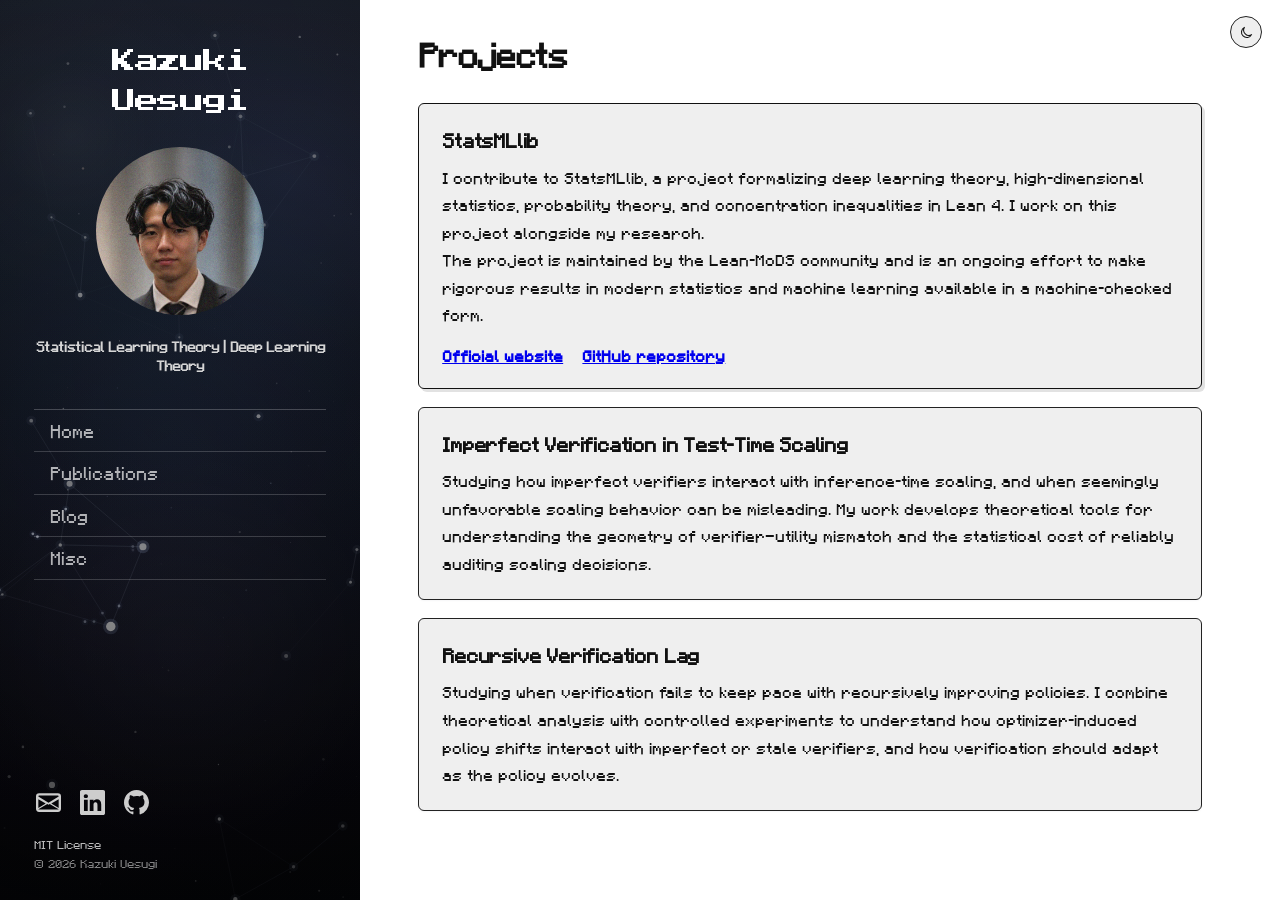
<file: projects.html>
<!doctype html>
<html lang="en">
<head>
  <meta charset="utf-8" />
  <meta name="viewport" content="width=device-width, initial-scale=1" />
  <meta name="robots" content="index, follow, max-image-preview:large" />
  <title>Projects · Kazuki Uesugi</title>
  <meta name="description" content="Research projects by Kazuki Uesugi in statistical learning theory, deep learning theory, and formal methods." />
  <link rel="canonical" href="https://mitukx.github.io/projects.html" />
  <meta property="og:title" content="Projects · Kazuki Uesugi" />
  <meta property="og:site_name" content="Kazuki Uesugi" />
  <meta property="og:description" content="Research projects by Kazuki Uesugi in statistical learning theory, deep learning theory, and formal methods." />
  <meta property="og:type" content="website" />
  <meta property="og:url" content="https://mitukx.github.io/projects.html" />
  <meta property="og:image" content="https://mitukx.github.io/assets/og-image.png" />
  <meta property="og:image:secure_url" content="https://mitukx.github.io/assets/og-image.png" />
  <meta property="og:image:type" content="image/png" />
  <meta property="og:image:width" content="1200" />
  <meta property="og:image:height" content="630" />
  <meta property="og:image:alt" content="Kazuki Uesugi with Enderman favicon" />
  <meta name="twitter:card" content="summary_large_image" />
  <meta name="twitter:title" content="Projects · Kazuki Uesugi" />
  <meta name="twitter:description" content="Research projects by Kazuki Uesugi in statistical learning theory, deep learning theory, and formal methods." />
  <meta name="twitter:image" content="https://mitukx.github.io/assets/og-image.png" />
  <meta name="twitter:image:alt" content="Kazuki Uesugi with Enderman favicon" />
  <link rel="icon" href="/favicon.png" type="image/png" sizes="800x800" />
  <link rel="icon" href="/favicon.ico" sizes="any" />
  <link rel="apple-touch-icon" href="/favicon.png" />
  <link rel="preload" href="assets/fonts/mojangles.ttf" as="font" type="font/ttf" crossorigin />
  <link rel="preload" href="assets/fonts/press-start-2p.ttf" as="font" type="font/ttf" crossorigin />
  <script src="assets/theme.js"></script>
  <link rel="stylesheet" href="assets/styles.css" />

  <style>
    .project-card.featured {
      border-color: #111111;
      box-shadow: 3px 3px 0 rgba(17, 17, 17, 0.12);
    }

    .project-links {
      display: flex;
      flex-wrap: wrap;
      gap: 0.7rem 1.2rem;
      margin-top: 1rem;
    }

    .project-links a {
      font-weight: 700;
    }

    .project-list {
      display: grid;
      gap: 1.15rem;
      margin-top: 2rem;
      max-width: 900px;
    }

    .project-card {
      border: 1px solid var(--border, rgba(20, 30, 45, 0.14));
      border-radius: 6px;
      background: var(--surface, #fff);
      padding: 1.35rem 1.45rem;
      box-shadow: 0 1px 2px rgba(15, 23, 42, 0.04);
    }

    .project-card header {
      display: flex;
      align-items: flex-start;
      justify-content: space-between;
      gap: 1rem;
      margin-bottom: 0.7rem;
    }

    .project-card h2 {
      margin: 0;
      font-size: 1.22rem;
      line-height: 1.35;
      letter-spacing: -0.01em;
    }


    .project-summary {
      margin: 0;
      color: var(--text, #1f2937);
      line-height: 1.72;
    }

    .project-points {
      margin: 0.9rem 0 0;
      padding-left: 1.05rem;
      color: var(--text, #1f2937);
      line-height: 1.65;
    }

    .project-points li + li {
      margin-top: 0.35rem;
    }

    @media (max-width: 720px) {
      .project-card header {
        display: block;
      }
    }
  </style>
</head>

<body>
  <div class="page-shell">
    <aside class="sidebar" aria-label="Profile sidebar">
      <canvas id="networkCanvas" class="network-canvas" aria-hidden="true"></canvas>

      <div class="sidebar-inner">
        <a class="site-title" href="index.html">Kazuki<br />Uesugi</a>

        <div class="portrait">
          <img src="assets/profile.jpg" alt="Kazuki Uesugi" />
        </div>

        <p class="tagline">Statistical Learning Theory | Deep Learning Theory</p>

        <nav class="nav" aria-label="Primary navigation">
  <a href="index.html">Home</a>
  <a href="publications.html">Publications</a>
  <a href="blog.html">Blog</a>
  <a href="misc.html">Misc</a>
</nav>

        <div class="icon-links" aria-label="External links">
          <a href="mailto:kzkuesg@gmail.com" aria-label="Email">
            <svg viewBox="0 0 16 16" aria-hidden="true"><path d="M0 4a2 2 0 0 1 2-2h12a2 2 0 0 1 2 2v8a2 2 0 0 1-2 2H2a2 2 0 0 1-2-2V4Zm2-.5a.5.5 0 0 0-.5.5v.217l6.5 3.9 6.5-3.9V4a.5.5 0 0 0-.5-.5H2Zm12.5 2.383-4.708 2.825L14.5 11.5V5.883Zm-.034 6.481-5.692-3.371-.774.464-.774-.464-5.692 3.371A.5.5 0 0 0 2 12.5h12a.5.5 0 0 0 .466-.136ZM1.5 11.5l4.708-2.792L1.5 5.883V11.5Z"/></svg>
          </a>
          <a href="https://www.linkedin.com/in/kazuki-uesugi/" target="_blank" rel="noreferrer" aria-label="LinkedIn">
            <svg viewBox="0 0 16 16" aria-hidden="true"><path d="M0 1.146C0 .513.526 0 1.175 0h13.65C15.474 0 16 .513 16 1.146v13.708C16 15.487 15.474 16 14.825 16H1.175C.526 16 0 15.487 0 14.854V1.146Zm4.943 12.248V6.169H2.542v7.225h2.401Zm-1.2-8.212c.837 0 1.358-.554 1.358-1.248-.015-.709-.521-1.248-1.342-1.248-.822 0-1.358.54-1.358 1.248 0 .694.521 1.248 1.327 1.248h.015Zm4.908 8.212V9.359c0-.216.016-.432.08-.586.173-.431.568-.878 1.232-.878.869 0 1.216.662 1.216 1.634v3.865h2.401V9.25c0-2.22-1.184-3.252-2.764-3.252-1.274 0-1.845.7-2.165 1.193v.025h-.016a5.54 5.54 0 0 1 .016-.025V6.169h-2.4c.03.678 0 7.225 0 7.225h2.4Z"/></svg>
          </a>
          <a href="https://github.com/mitukx" target="_blank" rel="noreferrer" aria-label="GitHub">
            <svg viewBox="0 0 16 16" aria-hidden="true"><path d="M8 0C3.58 0 0 3.58 0 8c0 3.54 2.29 6.53 5.47 7.59.4.07.55-.17.55-.38 0-.19-.01-.82-.01-1.49-2.01.37-2.53-.49-2.69-.94-.09-.23-.48-.94-.82-1.13-.28-.15-.68-.52-.01-.53.63-.01 1.08.58 1.23.82.72 1.21 1.87.87 2.33.66.07-.52.28-.87.51-1.07-1.78-.2-3.64-.89-3.64-3.95 0-.87.31-1.59.82-2.15-.08-.2-.36-1.02.08-2.12 0 0 .67-.22 2.2.82A7.65 7.65 0 0 1 8 3.86c.68 0 1.36.09 2 .27 1.53-1.04 2.2-.82 2.2-.82.44 1.1.16 1.92.08 2.12.51.56.82 1.27.82 2.15 0 3.07-1.87 3.75-3.65 3.95.29.25.54.73.54 1.48 0 1.07-.01 1.93-.01 2.2 0 .21.15.46.55.38A8.013 8.013 0 0 0 16 8c0-4.42-3.58-8-8-8Z"/></svg>
          </a>
        </div>

        <footer class="site-footer">
          <a href="https://github.com/mitukx/mitukx.github.io/blob/main/LICENSE" target="_blank" rel="noreferrer">MIT License</a>
          <span>© 2026 Kazuki Uesugi</span>
        </footer>
        </div>
    </aside>

    <main class="content amini-right">
      <header class="top-profile">
        <h1>Projects</h1>
      </header>

      <section class="project-list" aria-label="Research projects">
        <article class="project-card featured">
          <header>
            <h2>StatsMLlib</h2>
          </header>

          <p class="project-summary">
            I contribute to StatsMLlib, a project formalizing deep learning theory,
            high-dimensional statistics, probability theory, and concentration
            inequalities in Lean 4. I work on this project alongside my research.
          </p>

          <p class="project-summary">
            The project is maintained by the Lean-MoDS community and is an ongoing
            effort to make rigorous results in modern statistics and machine learning
            available in a machine-checked form.
          </p>

          <div class="project-links" aria-label="StatsMLlib links">
            <a href="https://statsmllib.github.io" target="_blank" rel="noreferrer">Official website</a>
            <a href="https://github.com/Lean-MoDS/StatsMLlib" target="_blank" rel="noreferrer">GitHub repository</a>
          </div>
        </article>

        <article class="project-card">
          <header>
            <h2>Imperfect Verification in Test-Time Scaling</h2>
          </header>

          <p class="project-summary">
            Studying how imperfect verifiers interact with inference-time scaling, and when seemingly unfavorable scaling behavior can be misleading. My work develops theoretical tools for understanding the geometry of verifier–utility mismatch and the statistical cost of reliably auditing scaling decisions.
          </p>
        </article>

        <article class="project-card">
          <header>
            <h2>Recursive Verification Lag</h2>
          </header>

          <p class="project-summary">
            Studying when verification fails to keep pace with recursively improving policies. I combine theoretical analysis with controlled experiments to understand how optimizer-induced policy shifts interact with imperfect or stale verifiers, and how verification should adapt as the policy evolves.
          </p>

        </article>
      </section>
    </main>
  </div>

  <script src="assets/network.js"></script>
  <script src="assets/spa-nav.js"></script>
</body>
</html>
</file>
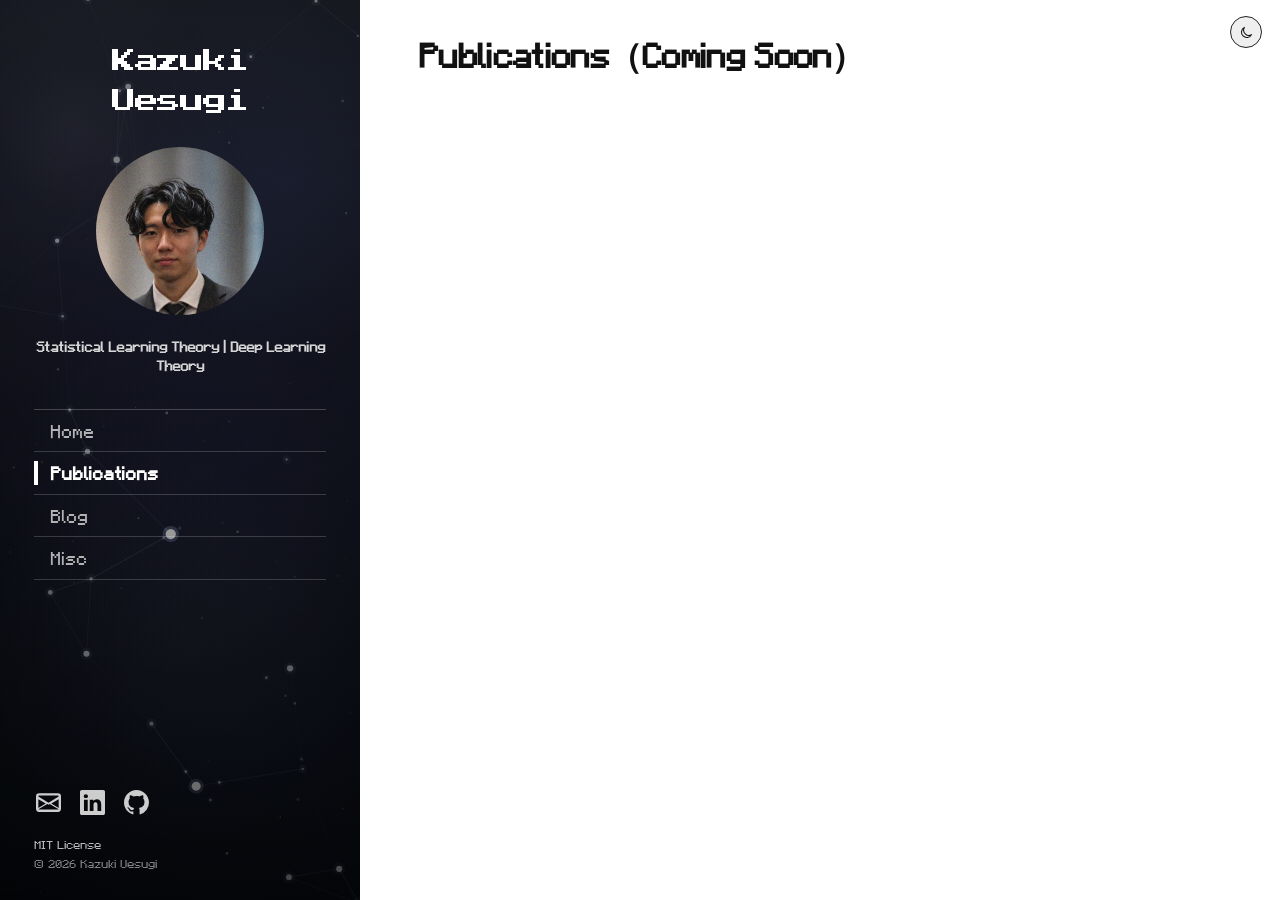
<file: publications.html>
<!doctype html>
<html lang="en">
<head>
  <meta charset="utf-8" />
  <meta name="viewport" content="width=device-width, initial-scale=1" />
  <meta name="robots" content="index, follow, max-image-preview:large" />
  <title>Publications · Kazuki Uesugi</title>
  <meta name="description" content="Publications and research work by Kazuki Uesugi." />
  <link rel="canonical" href="https://mitukx.github.io/publications.html" />
  <meta property="og:title" content="Publications · Kazuki Uesugi" />
  <meta property="og:site_name" content="Kazuki Uesugi" />
  <meta property="og:description" content="Publications and research work by Kazuki Uesugi." />
  <meta property="og:type" content="website" />
  <meta property="og:url" content="https://mitukx.github.io/publications.html" />
  <meta property="og:image" content="https://mitukx.github.io/assets/og-image.png" />
  <meta property="og:image:secure_url" content="https://mitukx.github.io/assets/og-image.png" />
  <meta property="og:image:type" content="image/png" />
  <meta property="og:image:width" content="1200" />
  <meta property="og:image:height" content="630" />
  <meta property="og:image:alt" content="Kazuki Uesugi with Enderman favicon" />
  <meta name="twitter:card" content="summary_large_image" />
  <meta name="twitter:title" content="Publications · Kazuki Uesugi" />
  <meta name="twitter:description" content="Publications and research work by Kazuki Uesugi." />
  <meta name="twitter:image" content="https://mitukx.github.io/assets/og-image.png" />
  <meta name="twitter:image:alt" content="Kazuki Uesugi with Enderman favicon" />
  <link rel="icon" href="/favicon.png" type="image/png" sizes="800x800" />
  <link rel="icon" href="/favicon.ico" sizes="any" />
  <link rel="apple-touch-icon" href="/favicon.png" />
  <link rel="preload" href="assets/fonts/mojangles.ttf" as="font" type="font/ttf" crossorigin />
  <link rel="preload" href="assets/fonts/press-start-2p.ttf" as="font" type="font/ttf" crossorigin />
  <script src="assets/theme.js"></script>
  <link rel="stylesheet" href="assets/styles.css" />
</head>

<body>
  <div class="page-shell">
    <aside class="sidebar" aria-label="Profile sidebar">
      <canvas id="networkCanvas" class="network-canvas" aria-hidden="true"></canvas>

      <div class="sidebar-inner">
        <a class="site-title" href="index.html">Kazuki<br />Uesugi</a>

        <div class="portrait">
          <img src="assets/profile.jpg" alt="Kazuki Uesugi" />
        </div>

        <p class="tagline">Statistical Learning Theory | Deep Learning Theory</p>

        <nav class="nav" aria-label="Primary navigation">
  <a href="index.html">Home</a>
  <a class="active" href="publications.html">Publications</a>
  <a href="blog.html">Blog</a>
  <a href="misc.html">Misc</a>
</nav>

        <div class="icon-links" aria-label="External links">
          <a href="mailto:kzkuesg@gmail.com" aria-label="Email">
            <svg viewBox="0 0 16 16" aria-hidden="true"><path d="M0 4a2 2 0 0 1 2-2h12a2 2 0 0 1 2 2v8a2 2 0 0 1-2 2H2a2 2 0 0 1-2-2V4Zm2-.5a.5.5 0 0 0-.5.5v.217l6.5 3.9 6.5-3.9V4a.5.5 0 0 0-.5-.5H2Zm12.5 2.383-4.708 2.825L14.5 11.5V5.883Zm-.034 6.481-5.692-3.371-.774.464-.774-.464-5.692 3.371A.5.5 0 0 0 2 12.5h12a.5.5 0 0 0 .466-.136ZM1.5 11.5l4.708-2.792L1.5 5.883V11.5Z"/></svg>
          </a>
          <a href="https://www.linkedin.com/in/kazuki-uesugi/" target="_blank" rel="noreferrer" aria-label="LinkedIn">
            <svg viewBox="0 0 16 16" aria-hidden="true"><path d="M0 1.146C0 .513.526 0 1.175 0h13.65C15.474 0 16 .513 16 1.146v13.708C16 15.487 15.474 16 14.825 16H1.175C.526 16 0 15.487 0 14.854V1.146Zm4.943 12.248V6.169H2.542v7.225h2.401Zm-1.2-8.212c.837 0 1.358-.554 1.358-1.248-.015-.709-.521-1.248-1.342-1.248-.822 0-1.358.54-1.358 1.248 0 .694.521 1.248 1.327 1.248h.015Zm4.908 8.212V9.359c0-.216.016-.432.08-.586.173-.431.568-.878 1.232-.878.869 0 1.216.662 1.216 1.634v3.865h2.401V9.25c0-2.22-1.184-3.252-2.764-3.252-1.274 0-1.845.7-2.165 1.193v.025h-.016a5.54 5.54 0 0 1 .016-.025V6.169h-2.4c.03.678 0 7.225 0 7.225h2.4Z"/></svg>
          </a>
          <a href="https://github.com/mitukx" target="_blank" rel="noreferrer" aria-label="GitHub">
            <svg viewBox="0 0 16 16" aria-hidden="true"><path d="M8 0C3.58 0 0 3.58 0 8c0 3.54 2.29 6.53 5.47 7.59.4.07.55-.17.55-.38 0-.19-.01-.82-.01-1.49-2.01.37-2.53-.49-2.69-.94-.09-.23-.48-.94-.82-1.13-.28-.15-.68-.52-.01-.53.63-.01 1.08.58 1.23.82.72 1.21 1.87.87 2.33.66.07-.52.28-.87.51-1.07-1.78-.2-3.64-.89-3.64-3.95 0-.87.31-1.59.82-2.15-.08-.2-.36-1.02.08-2.12 0 0 .67-.22 2.2.82A7.65 7.65 0 0 1 8 3.86c.68 0 1.36.09 2 .27 1.53-1.04 2.2-.82 2.2-.82.44 1.1.16 1.92.08 2.12.51.56.82 1.27.82 2.15 0 3.07-1.87 3.75-3.65 3.95.29.25.54.73.54 1.48 0 1.07-.01 1.93-.01 2.2 0 .21.15.46.55.38A8.013 8.013 0 0 0 16 8c0-4.42-3.58-8-8-8Z"/></svg>
          </a>
        </div>

        <footer class="site-footer">
          <a href="https://github.com/mitukx/mitukx.github.io/blob/main/LICENSE" target="_blank" rel="noreferrer">MIT License</a>
          <span>© 2026 Kazuki Uesugi</span>
        </footer>
      </div>
    </aside>

    <main class="content amini-right">
      <header class="top-profile">
        <h1>Publications（Coming Soon）</h1>
      </header>

      
    </main>
  </div>

  <script src="assets/network.js"></script>
  <script src="assets/spa-nav.js"></script>
</body>
</html>
</file>
<file: assets/styles.css>
:root {
  --sidebar-width: 360px;
  --text: #111111;
  --muted: #333333;
  --border: #222222;
  --link: #0000ee;
  --link-visited: #551a8b;
  --page-bg: #ffffff;
  --surface: #efefef;
  --surface-muted: #f6f6f6;
  --content-rule: #222222;
}

:root[data-theme="light"] {
  color-scheme: light;
}

@font-face {
  font-family: "Mojangles";
  src: url("fonts/mojangles.ttf") format("truetype");
  font-style: normal;
  font-weight: 400;
  font-display: swap;
}

@font-face {
  font-family: "Press Start 2P";
  src: url("fonts/press-start-2p.ttf") format("truetype");
  font-style: normal;
  font-weight: 400;
  font-display: swap;
}

* {
  box-sizing: border-box;
}

html {
  scroll-behavior: smooth;
}

body {
  margin: 0;
  color: var(--text);
  background: var(--page-bg);
  font-family: "Mojangles", monospace;
  font-size: 15px;
  line-height: 1.5;
}

a {
  color: var(--link);
  text-decoration: underline;
}

.amini-right a:visited {
  color: var(--link-visited);
}

.page-shell {
  display: grid;
  grid-template-columns: var(--sidebar-width) minmax(0, 1fr);
  width: 100%;
  max-width: none;
  min-height: 100vh;
  margin: 0;
}


.sidebar {
  position: sticky;
  top: 0;
  height: 100vh;
  color: #ffffff;
  overflow: hidden;
  background:
    radial-gradient(circle at 20% 15%, rgba(255, 255, 255, 0.06) 0, rgba(255, 255, 255, 0.015) 9%, transparent 20%),
    radial-gradient(circle at 80% 20%, rgba(120, 140, 255, 0.08) 0, transparent 23%),
    radial-gradient(circle at 50% 72%, rgba(255, 255, 255, 0.035) 0, transparent 30%),
    linear-gradient(180deg, #1f232b 0%, #0f1116 45%, #06070b 100%);
}

.network-canvas {
  position: absolute;
  inset: 0;
  z-index: 0;
  width: 100%;
  height: 100%;
  opacity: 0.86;
  pointer-events: none;
}

.sidebar::after {
  content: "";
  position: absolute;
  inset: 0;
  z-index: 1;
  pointer-events: none;
  background:
    linear-gradient(180deg, rgba(0, 0, 0, 0.08), rgba(0, 0, 0, 0.42)),
    radial-gradient(circle at center, transparent 0%, rgba(0, 0, 0, 0.24) 100%);
}

.sidebar-inner {
  position: relative;
  z-index: 2;
  height: 100%;
  padding: 42px 34px 28px;
  display: flex;
  flex-direction: column;
}

.site-title,
.site-title:visited,
.site-title:hover,
.site-title:active {
  display: block;
  margin: 0 0 26px;
  color: #ffffff;
  font-family: "Press Start 2P", monospace;
  font-size: 24px;
  font-weight: 400;
  line-height: 1.65;
  letter-spacing: -0.06em;
  text-align: center;
  text-decoration: none;
}

.portrait {
  width: 168px;
  height: 168px;
  margin: 0 auto 22px;
  border-radius: 50%;
  overflow: hidden;
  background: #333333;
}

.portrait img {
  display: block;
  width: 100%;
  height: 100%;
  object-fit: cover;
}

.tagline {
  margin: 0 0 34px;
  color: #d6d6d6;
  font-size: 14px;
  font-weight: 600;
  line-height: 1.35;
  text-align: center;
}

.nav {
  display: flex;
  flex-direction: column;
  gap: 0;
  margin: 0;
  border-top: 1px solid rgba(255, 255, 255, 0.22);
}

.nav a,
.nav a:visited,
.nav a:hover,
.nav a:active {
  position: relative;
  display: block;
  padding: 11px 0 11px 16px;
  color: rgba(255, 255, 255, 0.68);
  font-family: "Mojangles", monospace;
  font-size: 18px;
  font-weight: 500;
  line-height: 1.08;
  text-decoration: none;
  border-bottom: 1px solid rgba(255, 255, 255, 0.18);
  transition:
    color 0.15s ease,
    opacity 0.15s ease,
    padding-left 0.15s ease;
}

.nav a:hover {
  color: #ffffff;
  padding-left: 20px;
}

.nav a.active,
.nav a.active:visited,
.nav a.active:hover,
.nav a.active:active {
  color: #ffffff;
  font-weight: 800;
  opacity: 1;
}

.nav a.active::before {
  content: "";
  position: absolute;
  left: 0;
  top: 9px;
  bottom: 9px;
  width: 4px;
  background: #ffffff;
}

.icon-links {
  display: flex;
  align-items: center;
  gap: 16px;
  margin-top: auto;
  padding-top: 24px;
}

.icon-links a,
.icon-links a:visited,
.icon-links a:active {
  display: inline-flex;
  align-items: center;
  justify-content: center;
  width: 28px;
  height: 28px;
  color: #d8d8d8;
  opacity: 0.95;
  text-decoration: none;
  transition:
    opacity 0.15s ease,
    transform 0.15s ease,
    color 0.15s ease;
}

.icon-links a:hover {
  color: #ffffff;
  opacity: 1;
  transform: translateY(-1px);
  text-decoration: none;
}

.icon-links svg {
  width: 25px;
  height: 25px;
  fill: currentColor;
}

.license {
  margin: 18px 0 0;
  color: #dddddd;
  font-size: 12px;
  font-weight: 600;
}


.content {
  padding: 34px 58px 70px;
}

.amini-right {
  max-width: 900px;
  font-family: inherit;
  color: var(--text);
  font-size: 16px;
  line-height: 1.35;
}

.top-profile {
  display: block;
  margin: 0 0 28px;
}

.top-profile h1 {
  margin: 0 0 18px;
  font-size: 34px;
  font-weight: 700;
  line-height: 1.1;
  letter-spacing: -0.02em;
}

.profile-info {
  font-size: 16px;
  line-height: 1.32;
}

.profile-info p {
  margin: 0 0 2px;
}

.intro {
  margin-top: 26px;
}

.intro p {
  margin: 0 0 18px;
  font-size: 16px;
  line-height: 1.34;
}

hr {
  border: 0;
  border-top: 1px solid var(--content-rule);
  margin: 26px 0 14px;
}

.amini-right h2 {
  margin: 0 0 10px;
  padding: 0;
  border: 0;
  font-size: 24px;
  font-weight: 700;
  line-height: 1.15;
}

.news-section {
  margin-bottom: 18px;
}

.news-box {
  border: 2px solid var(--text);
  background: var(--surface);
  padding: 12px 18px;
  margin-bottom: 18px;
}

.news-box ul {
  margin: 0 0 0 20px;
  padding: 0;
}

.news-box li {
  margin-bottom: 6px;
  font-size: 16px;
  line-height: 1.33;
}

.publications-section {
  margin-top: 4px;
}

.publication {
  margin: 18px 0 22px;
}

.publication h3 {
  margin: 0 0 6px;
  font-size: 18px;
  font-weight: 700;
  line-height: 1.2;
}

.publication p {
  margin: 0 0 6px;
  font-size: 15px;
  line-height: 1.35;
}

.pub-authors {
  color: var(--muted);
}

.thought-list {
  display: flex;
  flex-direction: column;
  gap: 26px;
  margin-top: 18px;
}

.thought-card {
  border-bottom: 1px solid var(--content-rule);
  padding: 0 0 20px;
}

.thought-card h2 {
  margin: 0 0 8px;
  font-size: 24px;
  font-weight: 800;
  line-height: 1.3;
}

.thought-card h2 a,
.thought-card h2 a:visited {
  color: var(--link);
  text-decoration: underline;
}

.thought-card h2 a:hover {
  opacity: 0.78;
}

.thought-card p {
  margin: 0;
  color: var(--text);
  font-size: 16px;
  line-height: 1.55;
  text-decoration: none;
}



body .amini-right .thought-post {
  max-width: 900px;
}

body .amini-right .thought-title {
  margin: 0 0 24px !important;
  font-size: 34px !important;
  font-weight: 800 !important;
  line-height: 1.25 !important;
  letter-spacing: -0.03em !important;
}

body .amini-right .thought-post p {
  margin: 0 0 18px !important;
  font-size: 17px !important;
  line-height: 1.75 !important;
  font-weight: 400 !important;
}

body .amini-right .thought-post h2 {
  margin: 34px 0 12px !important;
  padding: 0 !important;
  border: 0 !important;
  font-size: 24px !important;
  font-weight: 800 !important;
  line-height: 1.35 !important;
  letter-spacing: -0.02em !important;
}

.back-link {
  margin: 0 0 24px !important;
  font-size: 15px !important;
  line-height: 1.4 !important;
}


@media (max-width: 1000px) {
  .page-shell {
    display: block;
  }

  .sidebar {
    position: relative;
    height: auto;
  }

  .sidebar-inner {
    padding: 38px 24px 28px;
  }

  .site-title,
  .site-title:visited,
  .site-title:hover,
  .site-title:active {
    font-size: 24px;
  }

  .portrait {
    width: 148px;
    height: 148px;
  }

  .tagline {
    font-size: 13px;
    margin-bottom: 24px;
  }

  .nav {
    align-items: center;
    gap: 10px;
  }

  .nav a,
  .nav a:visited,
  .nav a:hover,
  .nav a:active {
    font-size: 17px;
  }

  .icon-links {
    justify-content: center;
    margin-top: 26px;
    padding-top: 18px;
  }

  .license {
    text-align: center;
  }

  .content {
    padding: 28px 24px 58px;
  }

  .amini-right {
    max-width: none;
  }

  .top-profile h1 {
    font-size: 30px;
  }

  .thought-card h2 {
    font-size: 22px;
  }

  .thought-card p {
    font-size: 16px;
  }

  body .amini-right .thought-title {
    font-size: 30px !important;
  }

  body .amini-right .thought-post p {
    font-size: 16px !important;
    line-height: 1.7 !important;
  }

  body .amini-right .thought-post h2 {
    font-size: 22px !important;
  }
}

@media (max-width: 520px) {
  .site-title,
  .site-title:visited,
  .site-title:hover,
  .site-title:active {
    font-size: 24px;
  }

  .portrait {
    width: 132px;
    height: 132px;
  }

  .nav a,
  .nav a:visited,
  .nav a:hover,
  .nav a:active {
    font-size: 16px;
  }

  .content {
    padding: 22px 16px 48px;
  }

  .top-profile {
    display: block;
  }

  .amini-right {
    font-size: 15px;
  }

  .top-profile h1 {
    font-size: 28px;
  }

  .profile-info,
  .intro p,
  .news-box li {
    font-size: 15px;
  }

  .amini-right h2 {
    font-size: 22px;
  }

  .publication h3 {
    font-size: 17px;
  }

  .publication p {
    font-size: 14px;
  }

  .thought-card h2 {
    font-size: 20px;
  }

  .thought-card p {
    font-size: 15px;
    line-height: 1.55;
  }

  body .amini-right .thought-title {
    font-size: 26px !important;
  }

  body .amini-right .thought-post p {
    font-size: 15px !important;
    line-height: 1.7 !important;
  }

  body .amini-right .thought-post h2 {
    font-size: 21px !important;
  }
}


/* =========================================================
   Extra section (home page)
   ========================================================= */
.publications-note p {
  margin: 0;
}

.extra-section {
  display: block;
  margin-top: 34px;
  padding-top: 12px;
  border-top: 1px solid var(--content-rule);
}

.misc-quote {
  position: relative;
  width: min(100%, 720px);
  margin: 14px 0 0;
}

.misc-quote img {
  display: block;
  width: 100%;
  height: auto;
}

.misc-quote-section {
  margin-top: 20px;
}

.minecraft-jukebox {
  position: absolute;
  right: 7px;
  bottom: 7px;
  z-index: 1;
  display: grid;
  width: 42px;
  height: 42px;
  place-items: center;
  padding: 1px;
  border: 0;
  border-radius: 0;
  background: transparent;
  opacity: 0.68;
  cursor: pointer;
  -webkit-tap-highlight-color: transparent;
}

.minecraft-jukebox:hover,
.minecraft-jukebox:focus-visible,
.minecraft-jukebox[aria-pressed="true"] {
  opacity: 1;
}

.minecraft-jukebox:focus-visible {
  outline: 2px solid #d9c09a;
  outline-offset: 1px;
}

.minecraft-cube {
  display: block;
  width: 40px;
  height: 40px;
  image-rendering: pixelated;
  filter: drop-shadow(1px 2px 1px #0008);
}

.minecraft-jukebox[aria-pressed="true"] .minecraft-cube {
  filter: brightness(1.12) drop-shadow(1px 2px 1px #0008);
}

.minecraft-player {
  position: relative;
  width: min(100%, 720px);
  margin: 0;
  background: #191919;
  color: #f1f1f1;
  font-family: inherit;
}

.minecraft-player[hidden] {
  display: none;
}

.jukebox-seek,
.jukebox-volume {
  display: block;
  appearance: none;
  -webkit-appearance: none;
  padding: 0;
  border: 0;
  border-radius: 0;
  cursor: pointer;
}

.jukebox-seek {
  width: 100%;
  height: 4px;
  margin: 0;
  background: linear-gradient(to right, #ff3838 0 var(--seek-progress, 0%), #5d5d5d var(--seek-progress, 0%) 100%);
}

.jukebox-seek::-webkit-slider-thumb {
  width: 10px;
  height: 10px;
  appearance: none;
  -webkit-appearance: none;
  border: 0;
  border-radius: 50%;
  background: #ff3838;
}

.jukebox-seek::-moz-range-thumb {
  width: 10px;
  height: 10px;
  border: 0;
  border-radius: 50%;
  background: #ff3838;
}

.jukebox-toolbar {
  display: flex;
  min-height: 40px;
  align-items: center;
  gap: 6px;
  padding: 0 8px;
}

.jukebox-toolbar button {
  display: grid;
  flex: 0 0 30px;
  width: 30px;
  height: 32px;
  place-items: center;
  padding: 0;
  border: 0;
  border-radius: 0;
  background: transparent;
  color: inherit;
  cursor: pointer;
}

.jukebox-toolbar button:hover {
  color: #fff;
  background: #ffffff14;
}

.jukebox-toolbar button:disabled,
.jukebox-seek:disabled,
.jukebox-volume:disabled {
  opacity: 0.45;
  cursor: default;
}

.jukebox-toolbar svg {
  width: 21px;
  height: 21px;
  fill: currentColor;
}

.jukebox-toolbar .jukebox-pause-icon,
.jukebox-toolbar .jukebox-muted-mark {
  display: none;
}

.minecraft-player[data-playback="playing"] .jukebox-play-icon,
.jukebox-mute[aria-pressed="true"] .jukebox-sound-waves {
  display: none;
}

.minecraft-player[data-playback="playing"] .jukebox-pause-icon,
.jukebox-mute[aria-pressed="true"] .jukebox-muted-mark {
  display: block;
}

.jukebox-time {
  flex-shrink: 0;
  margin-right: 7px;
  font-size: 11px;
  font-variant-numeric: tabular-nums;
  white-space: nowrap;
}

.jukebox-volume {
  width: 64px;
  height: 3px;
  margin: 0 8px 0 0;
  background: linear-gradient(to right, #ddd 0 var(--volume-progress, 70%), #5d5d5d var(--volume-progress, 70%) 100%);
}

.jukebox-volume::-webkit-slider-thumb {
  width: 8px;
  height: 8px;
  appearance: none;
  -webkit-appearance: none;
  border-radius: 50%;
  background: #fff;
}

.jukebox-volume::-moz-range-thumb {
  width: 8px;
  height: 8px;
  border: 0;
  border-radius: 50%;
  background: #fff;
}

.amini-right .jukebox-toolbar .jukebox-credit,
.amini-right .jukebox-toolbar .jukebox-credit:visited {
  margin-left: auto;
  color: #aaa;
  font-size: 11px;
  text-decoration: none;
  white-space: nowrap;
}

.amini-right .jukebox-toolbar .jukebox-credit:hover {
  color: #fff;
}

.jukebox-toolbar button:focus-visible,
.jukebox-seek:focus-visible,
.jukebox-volume:focus-visible,
.jukebox-credit:focus-visible {
  outline: 2px solid #eee;
  outline-offset: 3px;
}

.jukebox-video {
  position: absolute;
  width: 1px;
  height: 1px;
  overflow: hidden;
  opacity: 0;
  pointer-events: none;
}

.jukebox-video iframe {
  display: block;
  width: 356px;
  height: 200px;
  min-height: 200px;
  border: 0;
}

@media (max-width: 480px) {
  .jukebox-toolbar { gap: 3px; padding: 0 4px; }
  .jukebox-volume { width: 38px; margin-right: 0; }
  .jukebox-time { margin-right: 0; font-size: 10px; }
  .amini-right .jukebox-toolbar .jukebox-credit { font-size: 9px; }
}

.visually-hidden {
  position: absolute;
  width: 1px;
  height: 1px;
  padding: 0;
  margin: -1px;
  overflow: hidden;
  clip: rect(0, 0, 0, 0);
  white-space: nowrap;
  border: 0;
}

.extra-reveal {
  width: 100%;
}

.extra-reveal-button {
  width: 28px;
  height: 24px;
  margin: 0 auto 14px;
  list-style: none;
  cursor: pointer;
  display: flex;
  align-items: center;
  justify-content: center;
  border: 1px solid transparent;
  border-radius: 999px;
  color: var(--muted);
  font-size: 17px;
  line-height: 1;
  transition:
    color 0.15s ease,
    background 0.15s ease,
    border-color 0.15s ease;
}

.extra-reveal-button::-webkit-details-marker {
  display: none;
}

.extra-reveal-button:hover,
.extra-reveal[open] > .extra-reveal-button {
  color: var(--text);
  border-color: var(--border);
  background: var(--surface-muted);
}

.extra-reveal-button:focus-visible {
  outline: 2px solid var(--link);
  outline-offset: 2px;
}

.extra-grid {
  display: grid;
  grid-template-columns: repeat(2, minmax(0, 1fr));
  gap: 18px;
  margin-top: 14px;
}

.extra-card {
  border: 1.5px solid rgba(11, 61, 46, 0.2);
  border-radius: 16px;
  background:
    linear-gradient(180deg, rgba(255, 255, 255, 0.96), rgba(255, 250, 240, 0.94)),
    radial-gradient(circle at 96% 10%, rgba(216, 180, 90, 0.16), transparent 28%);
  box-shadow:
    inset 0 0 0 1px rgba(216, 180, 90, 0.15),
    0 10px 24px rgba(7, 35, 27, 0.06);
  padding: 14px 16px 16px;
}

.extra-card[open] {
  border-color: rgba(11, 61, 46, 0.34);
}

.extra-card summary {
  list-style: none;
  cursor: pointer;
  display: flex;
  align-items: center;
  gap: 10px;
  font-size: 22px;
  font-weight: 700;
  color: #092f24;
}

.extra-card summary::-webkit-details-marker {
  display: none;
}

.extra-card summary::before {
  content: "›";
  display: inline-block;
  color: #333333;
  font-size: 22px;
  line-height: 1;
  transform: translateY(-1px);
  transition: transform 0.15s ease;
}

.extra-card[open] summary::before {
  transform: rotate(90deg) translateX(1px);
}

.extra-card summary::after {
  content: "";
  flex: 1;
  height: 1px;
  background: linear-gradient(90deg, rgba(11, 61, 46, 0.18), rgba(216, 180, 90, 0.2));
  margin-left: 8px;
}

.extra-lead {
  margin: 14px 0 12px;
  color: #58665e;
  font-size: 16px;
  line-height: 1.45;
}

.extra-list {
  margin: 14px 0 0 0;
  padding-left: 18px;
}

.extra-list li {
  margin-bottom: 8px;
  color: #20322b;
  line-height: 1.55;
}

.music-list {
  display: flex;
  flex-direction: column;
  gap: 10px;
  margin-top: 8px;
}

.music-item {
  display: flex;
  align-items: flex-start;
  gap: 12px;
}

.music-dot {
  display: inline-flex;
  align-items: center;
  justify-content: center;
  width: 32px;
  height: 32px;
  border-radius: 10px;
  background: linear-gradient(180deg, rgba(11, 61, 46, 0.9), rgba(165, 31, 45, 0.88));
  color: #fffdf2;
  font-weight: 700;
  box-shadow: 0 6px 14px rgba(11, 61, 46, 0.12);
}

.music-meta {
  min-width: 0;
}

.music-title {
  font-size: 18px;
  font-weight: 700;
  line-height: 1.25;
  color: #102b22;
}

.music-artist {
  color: #5e6d65;
  font-size: 15px;
  line-height: 1.35;
}

.music-placeholder {
  margin-top: 10px;
  color: #5e6d65;
  font-size: 15px;
  line-height: 1.45;
}

@media (max-width: 1000px) {
  .extra-grid {
    grid-template-columns: 1fr;
  }
}

@media (max-width: 520px) {
  .extra-card {
    border-radius: 14px;
    padding: 12px 14px 14px;
  }

  .extra-card summary {
    font-size: 20px;
  }

  .music-title {
    font-size: 17px;
  }

  .music-artist,
  .extra-lead,
  .music-placeholder,
  .extra-list li {
    font-size: 14px;
  }
}


/* =========================================================
   Extra section photo layout
   Reference-inspired minimal two-column layout with galleries.
   ========================================================= */
.extra-grid.extra-grid-photo {
  display: grid;
  grid-template-columns: repeat(2, minmax(260px, 1fr));
  gap: 26px 42px;
  margin-top: 14px;
}

.extra-grid-photo .extra-card {
  border: 0;
  border-radius: 0;
  background: transparent;
  box-shadow: none;
  padding: 0;
}

.extra-grid-photo .extra-card summary {
  font-size: 22px;
  font-weight: 700;
  color: #092f24;
}

.extra-grid-photo .extra-card summary::after {
  display: none;
}

.extra-grid-photo .extra-lead {
  margin: 14px 0 12px 26px;
  color: #58665e;
}

.extra-grid-photo .extra-list {
  margin: 14px 0 0 26px;
  padding-left: 18px;
}

.extra-grid-photo .extra-list li {
  margin-bottom: 9px;
  color: #415148;
  font-size: 16px;
  line-height: 1.48;
}

.extra-reading-list li {
  color: #26362f !important;
}

.extra-reading-list span {
  color: #6d776f;
}

.photo-carousel {
  position: relative;
  display: grid;
  grid-template-columns: 30px minmax(0, 1fr) 30px;
  align-items: center;
  gap: 8px;
  margin: 14px 0 2px 24px;
}

.gallery-figure {
  position: relative;
  margin: 0;
}

.gallery-image-shell {
  position: relative;
  width: 100%;
  aspect-ratio: 4 / 3;
  overflow: hidden;
  border-radius: 10px;
  background:
    linear-gradient(135deg, rgba(11, 61, 46, 0.10), rgba(165, 31, 45, 0.08)),
    repeating-linear-gradient(-45deg, rgba(216, 180, 90, 0.12) 0 12px, rgba(255, 255, 255, 0.26) 12px 24px);
  border: 1px solid rgba(11, 61, 46, 0.16);
  box-shadow: 0 14px 28px rgba(7, 35, 27, 0.09);
}

.gallery-image-shell::after {
  content: "";
  position: absolute;
  left: 0;
  right: 0;
  bottom: 0;
  height: 42%;
  pointer-events: none;
  background: linear-gradient(180deg, rgba(255,255,255,0), rgba(255,250,240,0.70));
}

.gallery-image-shell img {
  position: absolute;
  inset: 0;
  width: 100%;
  height: 100%;
  object-fit: cover;
  opacity: 0;
  transition: opacity 0.18s ease;
}

.gallery-image-shell img.is-loaded {
  opacity: 1;
}

.gallery-fallback {
  position: absolute;
  inset: 0;
  z-index: 1;
  display: grid;
  place-items: center;
  padding: 20px;
  color: #5a6a61;
  font-size: 14px;
  text-align: center;
}

.gallery-fallback[hidden] {
  display: none;
}

.gallery-figure figcaption {
  position: absolute;
  left: 12px;
  right: 12px;
  bottom: 10px;
  z-index: 2;
  display: flex;
  align-items: center;
  justify-content: space-between;
  gap: 10px;
  pointer-events: none;
}

.gallery-caption,
.gallery-count {
  display: inline-flex;
  align-items: center;
  min-height: 24px;
  border-radius: 999px;
  padding: 3px 9px;
  background: rgba(255, 250, 240, 0.76);
  color: #26362f;
  font-size: 12px;
  line-height: 1;
  backdrop-filter: blur(6px);
}

.gallery-button {
  border: 0;
  background: transparent;
  color: #66736b;
  font-size: 30px;
  line-height: 1;
  cursor: pointer;
  transition: color 0.15s ease, transform 0.15s ease;
}

.gallery-button:hover {
  color: #333333;
  transform: translateY(-1px);
}

.gallery-button:disabled {
  cursor: default;
  opacity: 0.28;
  transform: none;
}

@media (max-width: 1000px) {
  .extra-grid.extra-grid-photo {
    grid-template-columns: 1fr;
    gap: 28px;
  }

  .photo-carousel {
    max-width: 560px;
  }
}

@media (max-width: 520px) {
  .extra-grid-photo .extra-card summary {
    font-size: 20px;
  }

  .photo-carousel {
    grid-template-columns: 22px minmax(0, 1fr) 22px;
    gap: 4px;
    margin-left: 0;
  }

  .extra-grid-photo .extra-lead,
  .extra-grid-photo .extra-list {
    margin-left: 0;
  }

  .gallery-button {
    font-size: 25px;
  }
}


/* Static Apple Music list */
.music-list {
  gap: 8px;
}

.music-item {
  position: relative;
  align-items: center;
  min-height: 42px;
  padding: 4px 0;
}

.music-dot {
  flex: 0 0 auto;
  width: 36px;
  height: 36px;
  border-radius: 8px;
  font-size: 13px;
  background:
    linear-gradient(180deg, rgba(255, 250, 240, 0.92), rgba(216, 180, 90, 0.26)),
    linear-gradient(135deg, rgba(11, 61, 46, 0.95), rgba(165, 31, 45, 0.88));
  color: #fffdf2;
}

.music-artwork {
  flex: 0 0 auto;
  width: 36px;
  height: 36px;
  border-radius: 8px;
  object-fit: cover;
  box-shadow: 0 4px 10px rgba(7, 35, 27, 0.12);
}

.music-title {
  font-size: 17px;
  font-weight: 700;
  color: #102b22;
}

.music-artist {
  color: #65736c;
  font-size: 14px;
  line-height: 1.25;
}

.music-explicit {
  display: inline-flex;
  align-items: center;
  justify-content: center;
  width: 14px;
  height: 14px;
  border-radius: 3px;
  margin-left: 3px;
  color: #fffdf2;
  background: rgba(16, 43, 34, 0.68);
  font-size: 9px;
  font-weight: 800;
  vertical-align: 2px;
}

/* Empty News state */
.news-box-empty {
  min-height: 74px;
}

/* Make the static Apple Music list compact and reliably visible */
.music-list {
  margin-top: 12px;
}

.music-item {
  min-height: 42px;
}


.music-link,
.music-link:visited,
.music-link:hover,
.music-link:active {
  color: inherit;
  text-decoration: none;
}

.music-link:hover .music-title {
  color: #333333;
}

/* Keep the record label fixed in the center; only the record itself moves. */
.music-artwork {
  transition: none;
}


/* =========================================================
   Music carousel — horizontal rail with auto + manual slide
   ========================================================= */
/* Give the Music card the full grid width so the rail has room to breathe.
   min-width:0 stops the grid/flex track from growing to the rail's content width. */
.extra-card-music {
  grid-column: 1 / -1;
  min-width: 0;
}

.music-carousel {
  --music-card-w: 148px;
  --music-gap: 14px;
  position: relative;
  min-width: 0;
  max-width: 100%;
  margin: 14px 0 4px 26px;
  padding: 2px 0 4px;
}

@media (max-width: 1000px) {
  .music-carousel {
    margin-left: 0;
  }
}

.music-viewport {
  overflow: hidden;
  min-width: 0;
  max-width: 100%;
  border-radius: 14px;
  /* Soft fade on both edges so cards slide in and out gracefully. */
  -webkit-mask-image: linear-gradient(90deg, transparent 0, #000 34px, #000 calc(100% - 34px), transparent 100%);
  mask-image: linear-gradient(90deg, transparent 0, #000 34px, #000 calc(100% - 34px), transparent 100%);
}

.music-track {
  display: flex;
  gap: var(--music-gap);
  padding: 4px 6px 10px;
  overflow-x: auto;
  overflow-y: hidden;
  scrollbar-width: none;
  -ms-overflow-style: none;
  overscroll-behavior-x: contain;
  -webkit-overflow-scrolling: touch;
  cursor: grab;
  outline: none;
}

.music-track::-webkit-scrollbar {
  display: none;
}

.music-carousel.is-dragging .music-track {
  cursor: grabbing;
  scroll-behavior: auto;
}

.music-track:focus-visible {
  box-shadow: inset 0 0 0 2px rgba(11, 61, 46, 0.35);
  border-radius: 12px;
}

.music-card {
  flex: 0 0 var(--music-card-w);
  width: var(--music-card-w);
  display: flex;
  flex-direction: column;
  gap: 8px;
  padding: 0;
  min-height: 0;
  text-decoration: none;
  color: inherit;
  -webkit-user-select: none;
  user-select: none;
  transition: transform 0.18s ease;
}

.music-card:hover {
  transform: translateY(-3px);
}

.music-art-frame {
  position: relative;
  display: block;
  width: 100%;
  aspect-ratio: 1 / 1;
  border-radius: 12px;
  overflow: hidden;
  background: rgba(11, 61, 46, 0.06);
  box-shadow:
    0 6px 16px rgba(7, 35, 27, 0.14),
    inset 0 0 0 1px rgba(216, 180, 90, 0.22);
}

.music-art-frame .music-artwork {
  width: 100%;
  height: 100%;
  border-radius: 0;
  box-shadow: none;
  object-fit: cover;
  display: block;
  pointer-events: none;
}

.music-art-frame .music-dot {
  width: 100%;
  height: 100%;
  border-radius: 0;
  font-size: 20px;
}

.music-carousel .music-meta {
  min-width: 0;
  display: flex;
  flex-direction: column;
  gap: 2px;
}

.music-carousel .music-title {
  font-size: 14px;
  font-weight: 700;
  line-height: 1.3;
  min-height: 2.6em; /* keeps artist/album rows aligned across cards */
  color: #102b22;
  display: -webkit-box;
  -webkit-line-clamp: 2;
  -webkit-box-orient: vertical;
  overflow: hidden;
}

.music-carousel .music-artist {
  font-size: 12.5px;
  color: #5e6d65;
  line-height: 1.3;
  white-space: nowrap;
  overflow: hidden;
  text-overflow: ellipsis;
}

.music-album {
  font-size: 11.5px;
  color: #8a968f;
  line-height: 1.3;
  white-space: nowrap;
  overflow: hidden;
  text-overflow: ellipsis;
}

.music-link:hover .music-title {
  color: #0b3d2e;
  text-decoration: underline;
  text-underline-offset: 2px;
}

@media (max-width: 700px) {
  .music-carousel {
    --music-card-w: 128px;
    --music-gap: 12px;
  }

  .music-viewport {
    -webkit-mask-image: linear-gradient(90deg, #000 0, #000 calc(100% - 26px), transparent 100%);
    mask-image: linear-gradient(90deg, #000 0, #000 calc(100% - 26px), transparent 100%);
  }
}

@media (prefers-reduced-motion: reduce) {
  .music-card {
    transition: none;
  }
}


/* =========================================================
   Site-wide dark theme
   ========================================================= */
:root[data-theme="dark"] {
  color-scheme: dark;
  --text: #e8ece8;
  --muted: #b7c0b9;
  --border: #46504a;
  --link: #a9c9ff;
  --link-visited: #d3b6f3;
  --page-bg: #131613;
  --surface: #202420;
  --surface-muted: #1a1e1b;
  --content-rule: #3b433e;
}

:root[data-theme="dark"] .cv-entry-head span,
:root[data-theme="dark"] .cv-box span,
:root[data-theme="dark"] .pub-venue,
:root[data-theme="dark"] .presentation-meta,
:root[data-theme="dark"] .archive-period,
:root[data-theme="dark"] .extra-lead,
:root[data-theme="dark"] .extra-reading-list span,
:root[data-theme="dark"] .music-artist,
:root[data-theme="dark"] .music-album,
:root[data-theme="dark"] .music-placeholder,
:root[data-theme="dark"] .gallery-fallback,
:root[data-theme="dark"] .news-empty-text {
  color: #b7c0b9;
}

:root[data-theme="dark"] .extra-card summary,
:root[data-theme="dark"] .extra-grid-photo .extra-card summary,
:root[data-theme="dark"] .music-title,
:root[data-theme="dark"] .music-carousel .music-title {
  color: #d5e3d9;
}

:root[data-theme="dark"] .extra-card summary::before {
  color: #b7c0b9;
}

:root[data-theme="dark"] .extra-list li,
:root[data-theme="dark"] .extra-grid-photo .extra-list li,
:root[data-theme="dark"] .extra-reading-list li {
  color: #d6ddd7 !important;
}

:root[data-theme="dark"] .gallery-image-shell {
  border-color: #3b443e;
  background:
    linear-gradient(135deg, rgba(119, 153, 132, 0.12), rgba(165, 91, 101, 0.09)),
    repeating-linear-gradient(-45deg, rgba(216, 180, 90, 0.08) 0 12px, rgba(255, 255, 255, 0.035) 12px 24px);
}

:root[data-theme="dark"] .gallery-image-shell::after {
  background: linear-gradient(180deg, rgba(19, 22, 19, 0), rgba(19, 22, 19, 0.78));
}

:root[data-theme="dark"] .gallery-caption,
:root[data-theme="dark"] .gallery-count {
  color: #f0f2ee;
  background: rgba(24, 29, 25, 0.82);
}

:root[data-theme="dark"] .gallery-button {
  color: #aeb8b1;
}

:root[data-theme="dark"] .gallery-button:hover {
  color: #edf2ed;
}

:root[data-theme="dark"] .project-card.featured {
  border-color: var(--border);
  box-shadow: 3px 3px 0 rgba(0, 0, 0, 0.24);
}

.theme-toggle {
  position: fixed;
  top: 16px;
  right: 18px;
  z-index: 1000;
  display: inline-flex;
  align-items: center;
  justify-content: center;
  width: 32px;
  height: 32px;
  margin: 0;
  padding: 0;
  border: 1px solid var(--border);
  border-radius: 50%;
  color: var(--text);
  background: var(--surface);
  cursor: pointer;
  transition: color 0.15s ease, background-color 0.15s ease, border-color 0.15s ease;
}

.theme-toggle:hover,
.theme-toggle[aria-pressed="true"] {
  border-color: var(--text);
  background: var(--surface-muted);
}

.theme-toggle:focus-visible {
  outline: 2px solid var(--link);
  outline-offset: 3px;
}

@media (max-width: 520px) {
  .theme-toggle {
    top: 12px;
    right: 12px;
  }
}

.theme-toggle svg {
  flex: 0 0 auto;
  width: 15px;
  height: 15px;
  fill: none;
  stroke: currentColor;
  stroke-linecap: round;
  stroke-linejoin: round;
  stroke-width: 1.7;
}

.theme-icon-sun {
  display: none;
}

.theme-toggle[aria-pressed="true"] .theme-icon-moon {
  display: none;
}

.theme-toggle[aria-pressed="true"] .theme-icon-sun {
  display: block;
}

@media (prefers-reduced-motion: reduce) {
  .theme-toggle {
    transition: none;
  }
}



.news-empty-text {
  margin: 0;
  color: #444444;
  font-size: 16px;
  line-height: 1.45;
}

.site-footer {
  display: flex;
  flex-direction: column;
  gap: 2px;
  padding-top: 20px;
  font-size: 12px;
  line-height: 1.4;
  color: rgba(255, 255, 255, 0.5);
}

.site-footer a,
.site-footer a:visited {
  color: rgba(255, 255, 255, 0.72);
  text-decoration: none;
  transition: color 0.15s ease;
}

.site-footer a:hover {
  color: #ffffff;
  text-decoration: underline;
}


/* Interactive vinyl records with per-record preview toggles. */
.music-card {
  min-width: 0;
}

.music-card-select {
  display: block;
  width: 100%;
  padding: 0;
  border: 0;
  color: inherit;
  background: transparent;
  font: inherit;
  text-align: left;
  cursor: pointer;
}

.music-card-select:focus-visible {
  border-radius: 12px;
  outline: 2px solid var(--link);
  outline-offset: 3px;
}

.music-card-details {
  margin: 0;
}

.music-card-center-play {
  position: absolute;
  top: 50%;
  left: 50%;
  z-index: 4;
  display: grid;
  width: 40%;
  height: 40%;
  place-items: center;
  padding: 0;
  border: 2px solid rgba(255, 255, 255, 0.9);
  border-radius: 50%;
  color: #fff;
  background: rgba(0, 0, 0, 0.96);
  box-shadow: 0 2px 10px rgba(0, 0, 0, 0.48), inset 0 0 0 2px rgba(0, 0, 0, 0.18);
  opacity: 0;
  pointer-events: auto;
  transform: translate(-50%, -50%) scale(0.82);
  transition: opacity 0.16s ease, transform 0.16s ease, background 0.16s ease;
  cursor: pointer;
}

.music-card:hover .music-card-center-play,
.music-card:focus-within .music-card-center-play,
.music-card.is-current .music-card-center-play {
  opacity: 1;
  pointer-events: auto;
  transform: translate(-50%, -50%) scale(1);
}

.music-card-center-play:hover {
  background: #1a1a1a;
  transform: translate(-50%, -50%) scale(1.08);
}

.music-card-center-play:focus-visible {
  outline: 2px solid var(--link);
  outline-offset: 3px;
}

.music-card-center-play svg {
  width: 54%;
  height: 54%;
  fill: currentColor;
}

.music-card-center-play .music-card-pause-icon,
.music-card-center-play[data-playing="true"] .music-card-play-icon {
  display: none;
}

.music-card-center-play[data-playing="true"] .music-card-pause-icon {
  display: block;
}

.music-art-frame {
  isolation: isolate;
  background: transparent;
  box-shadow: none;
}

.music-record {
  position: absolute;
  inset: 5px;
  display: block;
  overflow: hidden;
  border: 1px solid rgba(255, 255, 255, 0.09);
  border-radius: 50%;
  background: #090909;
  box-shadow: 0 4px 11px rgba(0, 0, 0, 0.25), inset 0 0 0 1px rgba(255, 255, 255, 0.035);
}

.music-record::before {
  position: absolute;
  inset: 7px;
  z-index: 1;
  border: 1px solid rgba(255, 255, 255, 0.07);
  border-radius: 50%;
  content: "";
  pointer-events: none;
}

.music-record::after {
  position: absolute;
  inset: 2px;
  z-index: 0;
  border-radius: 50%;
  background:
    conic-gradient(from 18deg, transparent 0deg 56deg, rgba(255, 255, 255, 0.075) 59deg, transparent 65deg 198deg, rgba(255, 255, 255, 0.04) 202deg, transparent 210deg 360deg),
    radial-gradient(circle at center, #262626 0 2px, transparent 2.5px),
    repeating-radial-gradient(circle at center, #252525 0 1px, #111 1.5px 3px, #1d1d1d 3.5px 4.5px, #090909 5px 7px);
  content: "";
  pointer-events: none;
}

.music-art-frame .music-artwork,
.music-record-label-fallback {
  position: absolute;
  inset: 0;
  display: block;
  width: 48%;
  height: 48%;
  margin: auto;
  border: 2px solid #111;
  border-radius: 50%;
  object-fit: cover;
  object-position: center;
  transform: none;
  box-shadow: 0 0 0 1px rgba(255, 255, 255, 0.2);
}

.music-card[data-playable="true"] .music-art-frame .music-artwork {
  z-index: 5;
  transition: transform 0.22s ease, width 0.22s ease, height 0.22s ease;
}

.music-card[data-playable="true"]:hover .music-artwork,
.music-card[data-playable="true"]:focus-within .music-artwork,
.music-card[data-playable="true"].is-current .music-artwork {
  transform: translate(48%, 48%) scale(0.62);
}

.music-record-label-fallback {
  display: grid;
  place-items: center;
  color: #fff;
  background: #49655b;
  font-size: 18px;
}

.music-record-hole {
  position: absolute;
  top: 50%;
  left: 50%;
  z-index: 5;
  width: 4px;
  height: 4px;
  border: 1px solid rgba(255, 255, 255, 0.45);
  border-radius: 50%;
  background: #111;
  transform: translate(-50%, -50%);
  pointer-events: none;
}

.music-card-state {
  position: absolute;
  top: 7px;
  left: 7px;
  z-index: 2;
  max-width: calc(100% - 14px);
  overflow: hidden;
  padding: 2px 5px;
  border: 1px solid rgba(255, 255, 255, 0.16);
  border-radius: 999px;
  color: #f2f3ef;
  background: rgba(16, 20, 18, 0.78);
  font-size: 8px;
  font-weight: 700;
  line-height: 1.3;
  letter-spacing: 0.04em;
  text-overflow: ellipsis;
  white-space: nowrap;
  pointer-events: none;
}

.music-card.is-current .music-art-frame {
  filter: drop-shadow(0 0 0.5px rgba(11, 61, 46, 0.85));
}

.music-card.is-current .music-record {
  box-shadow: 0 0 0 2px rgba(11, 61, 46, 0.62), 0 5px 14px rgba(0, 0, 0, 0.23);
}

.music-card.is-playing .music-record {
  animation: none;
}

.music-card.is-playing .music-record::after {
  animation: music-record-spin 3.6s linear infinite;
}

@keyframes music-record-spin {
  to { transform: rotate(360deg); }
}

.music-card-apple {
  display: flex;
  flex-direction: column;
  align-items: flex-start;
  align-self: flex-start;
  margin-top: -5px;
  color: #6c776f;
  font-size: 10.5px;
  line-height: 1.2;
  text-decoration: none;
}

.music-card-apple-badge-image {
  display: block;
  width: 58px;
  height: auto;
}

.music-card-apple-credit {
  margin-top: 2px;
  color: #718077;
  font-size: 8px;
  line-height: 1.2;
}

.music-card-apple-label[hidden],
.music-card-apple-badge-image[hidden],
.music-card-apple-credit[hidden] {
  display: none !important;
}

.music-card-apple:hover {
  color: #0b3d2e;
  text-decoration: underline;
  text-underline-offset: 2px;
}

@media (hover: none) {
  .music-card-center-play:active {
    opacity: 1;
    transform: translate(-50%, -50%) scale(1);
  }
}

@media (prefers-reduced-motion: reduce) {
  .music-card.is-playing .music-record::after {
    animation: none;
  }

  .music-card[data-playable="true"] .music-artwork,
  .music-card-center-play {
    transition: none;
  }
}
</file>
